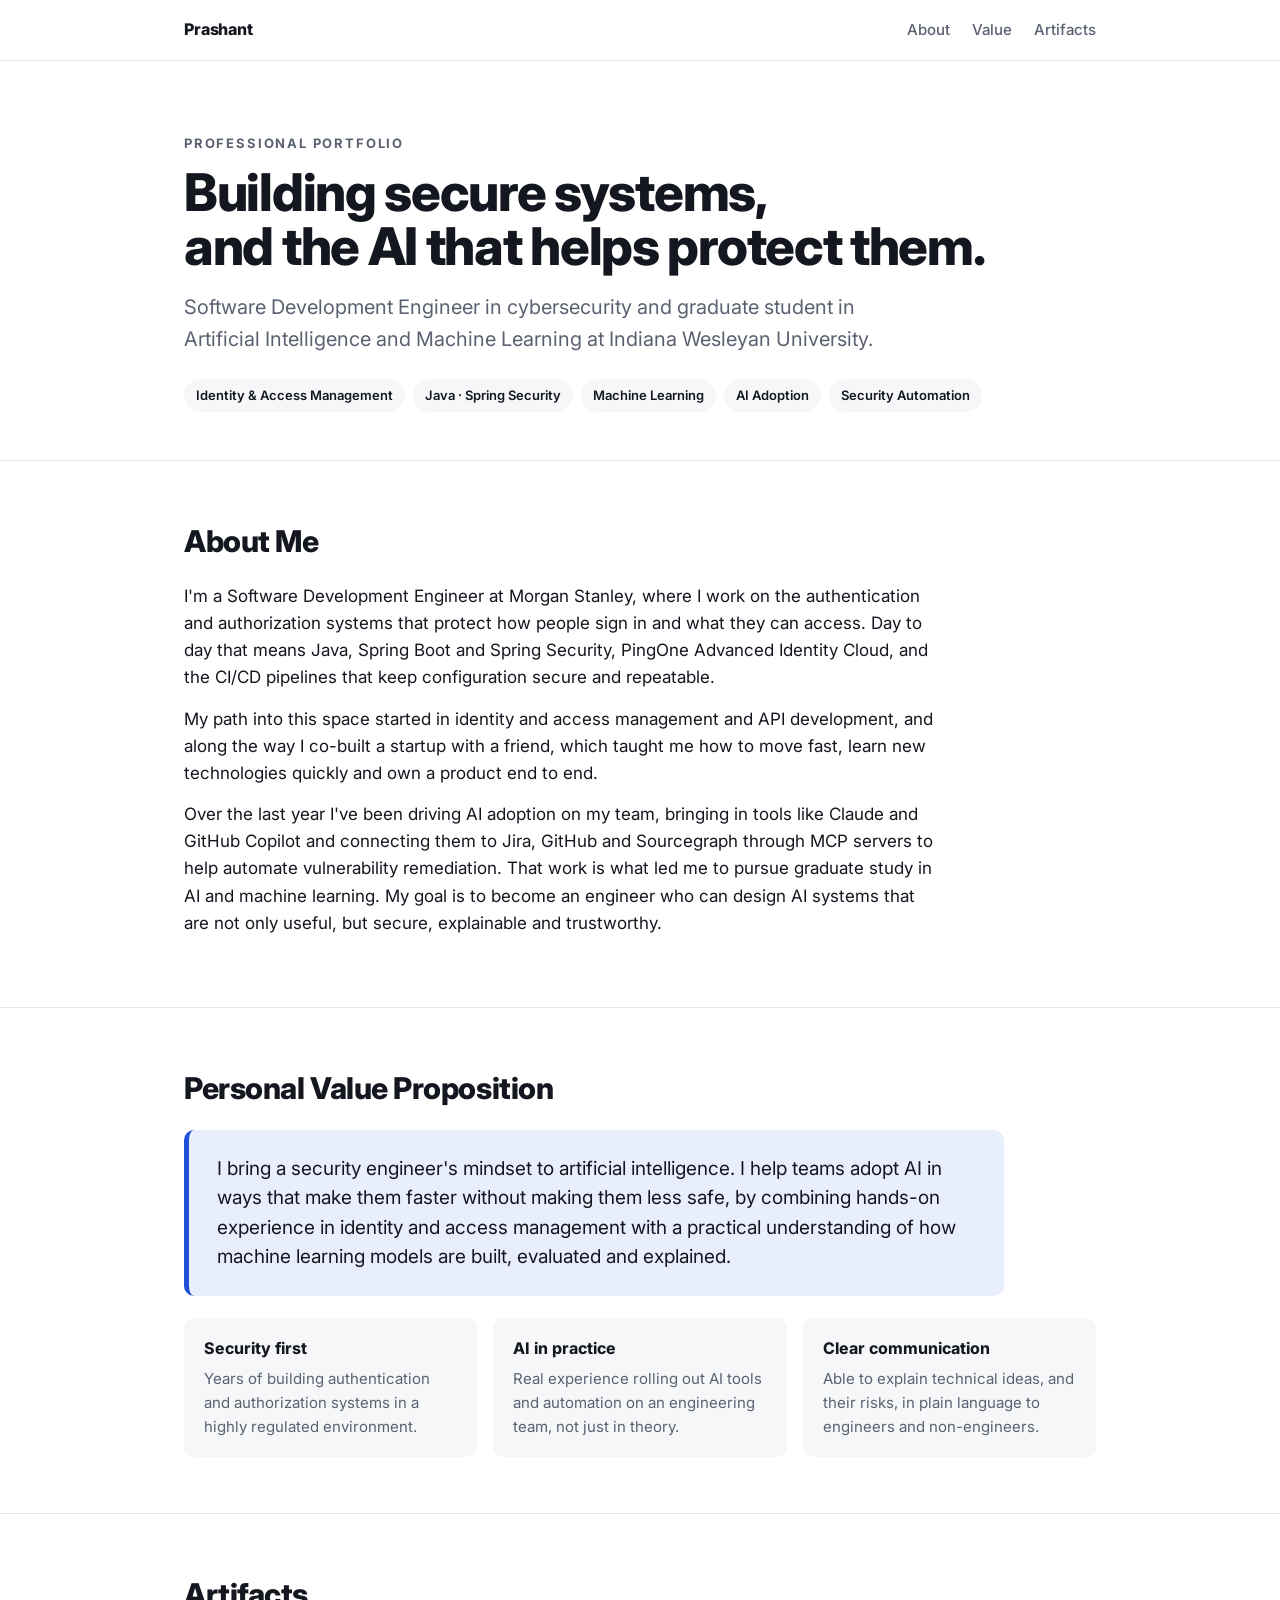
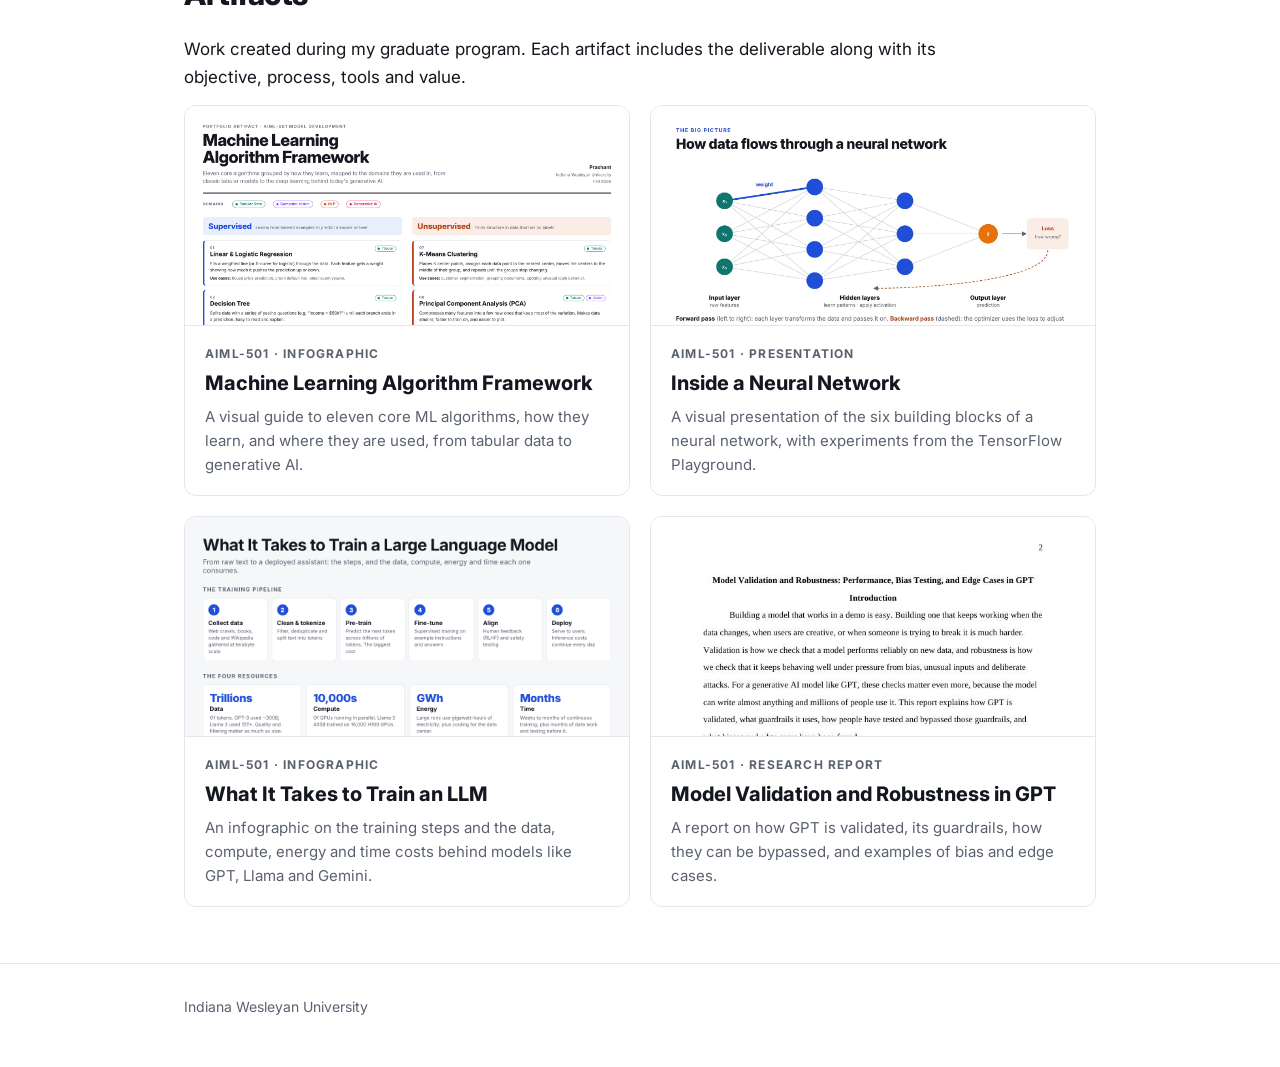
<file: index.html>
<!DOCTYPE html>
<html lang="en">
<head>
<meta charset="utf-8">
<meta name="viewport" content="width=device-width, initial-scale=1">
<title>Prashant | AI &amp; Security Engineering Portfolio</title>
<meta name="description" content="Professional portfolio of Prashant, software engineer in cybersecurity and graduate student in AI/ML at Indiana Wesleyan University.">
<link rel="preconnect" href="https://fonts.googleapis.com">
<link href="https://fonts.googleapis.com/css2?family=Inter:wght@400;500;600;700;800&display=swap" rel="stylesheet">
<link rel="stylesheet" href="assets/style.css">
</head>
<body>

<nav><div class="wrap">
  <a class="brand" href="index.html">Prashant</a>
  <ul><li><a href="#about">About</a></li><li><a href="#value">Value</a></li><li><a href="#artifacts">Artifacts</a></li></ul>
</div></nav>

<header class="hero"><div class="wrap">
  <div class="kicker">Professional Portfolio</div>
  <h1>Building secure systems,<br>and the AI that helps protect them.</h1>
  <p class="lead">Software Development Engineer in cybersecurity and graduate student in Artificial Intelligence and Machine Learning at Indiana Wesleyan University.</p>
  <div class="tags"><span>Identity &amp; Access Management</span><span>Java · Spring Security</span><span>Machine Learning</span><span>AI Adoption</span><span>Security Automation</span></div>
</div></header>

<section id="about"><div class="wrap">
  <h2>About Me</h2>
  <p>I'm a Software Development Engineer at Morgan Stanley, where I work on the authentication and authorization systems that protect how people sign in and what they can access. Day to day that means Java, Spring Boot and Spring Security, PingOne Advanced Identity Cloud, and the CI/CD pipelines that keep configuration secure and repeatable.</p>
  <p>My path into this space started in identity and access management and API development, and along the way I co-built a startup with a friend, which taught me how to move fast, learn new technologies quickly and own a product end to end.</p>
  <p>Over the last year I've been driving AI adoption on my team, bringing in tools like Claude and GitHub Copilot and connecting them to Jira, GitHub and Sourcegraph through MCP servers to help automate vulnerability remediation. That work is what led me to pursue graduate study in AI and machine learning. My goal is to become an engineer who can design AI systems that are not only useful, but secure, explainable and trustworthy.</p>
</div></section>

<section id="value"><div class="wrap">
  <h2>Personal Value Proposition</h2>
  <div class="vp">I bring a security engineer's mindset to artificial intelligence. I help teams adopt AI in ways that make them faster without making them less safe, by combining hands-on experience in identity and access management with a practical understanding of how machine learning models are built, evaluated and explained.</div>
  <div class="pillars">
    <div class="pillar"><h3>Security first</h3><p>Years of building authentication and authorization systems in a highly regulated environment.</p></div>
    <div class="pillar"><h3>AI in practice</h3><p>Real experience rolling out AI tools and automation on an engineering team, not just in theory.</p></div>
    <div class="pillar"><h3>Clear communication</h3><p>Able to explain technical ideas, and their risks, in plain language to engineers and non-engineers.</p></div>
  </div>
</div></section>

<section id="artifacts"><div class="wrap">
  <h2>Artifacts</h2>
  <p>Work created during my graduate program. Each artifact includes the deliverable along with its objective, process, tools and value.</p>
  <div class="cards">
    <a class="card" href="artifacts/ml-algorithm-framework.html">
      <img src="assets/ml-algorithm-framework.png" alt="Preview of the Machine Learning Algorithm Framework infographic">
      <div class="body">
        <div class="meta">AIML-501 · Infographic</div>
        <h3>Machine Learning Algorithm Framework</h3>
        <p>A visual guide to eleven core ML algorithms, how they learn, and where they are used, from tabular data to generative AI.</p>
      </div>
    </a>
    <a class="card" href="artifacts/neural-network-components.html">
      <img src="assets/nn-slides/slide-02.jpg" alt="Preview of the Inside a Neural Network presentation showing a network diagram">
      <div class="body">
        <div class="meta">AIML-501 · Presentation</div>
        <h3>Inside a Neural Network</h3>
        <p>A visual presentation of the six building blocks of a neural network, with experiments from the TensorFlow Playground.</p>
      </div>
    </a>
    <a class="card" href="artifacts/llm-training-costs.html">
      <img src="assets/llm-training-costs.png" alt="Preview of the LLM training costs infographic">
      <div class="body">
        <div class="meta">AIML-501 &middot; Infographic</div>
        <h3>What It Takes to Train an LLM</h3>
        <p>An infographic on the training steps and the data, compute, energy and time costs behind models like GPT, Llama and Gemini.</p>
      </div>
    </a>
    <a class="card" href="artifacts/model-validation-robustness.html">
      <img src="assets/validation-preview.jpg" alt="Preview of the Model Validation and Robustness report">
      <div class="body">
        <div class="meta">AIML-501 &middot; Research report</div>
        <h3>Model Validation and Robustness in GPT</h3>
        <p>A report on how GPT is validated, its guardrails, how they can be bypassed, and examples of bias and edge cases.</p>
      </div>
    </a>
  </div>
</div></section>

<footer><div class="wrap">Indiana Wesleyan University</div></footer>

</body>
</html>
</file>
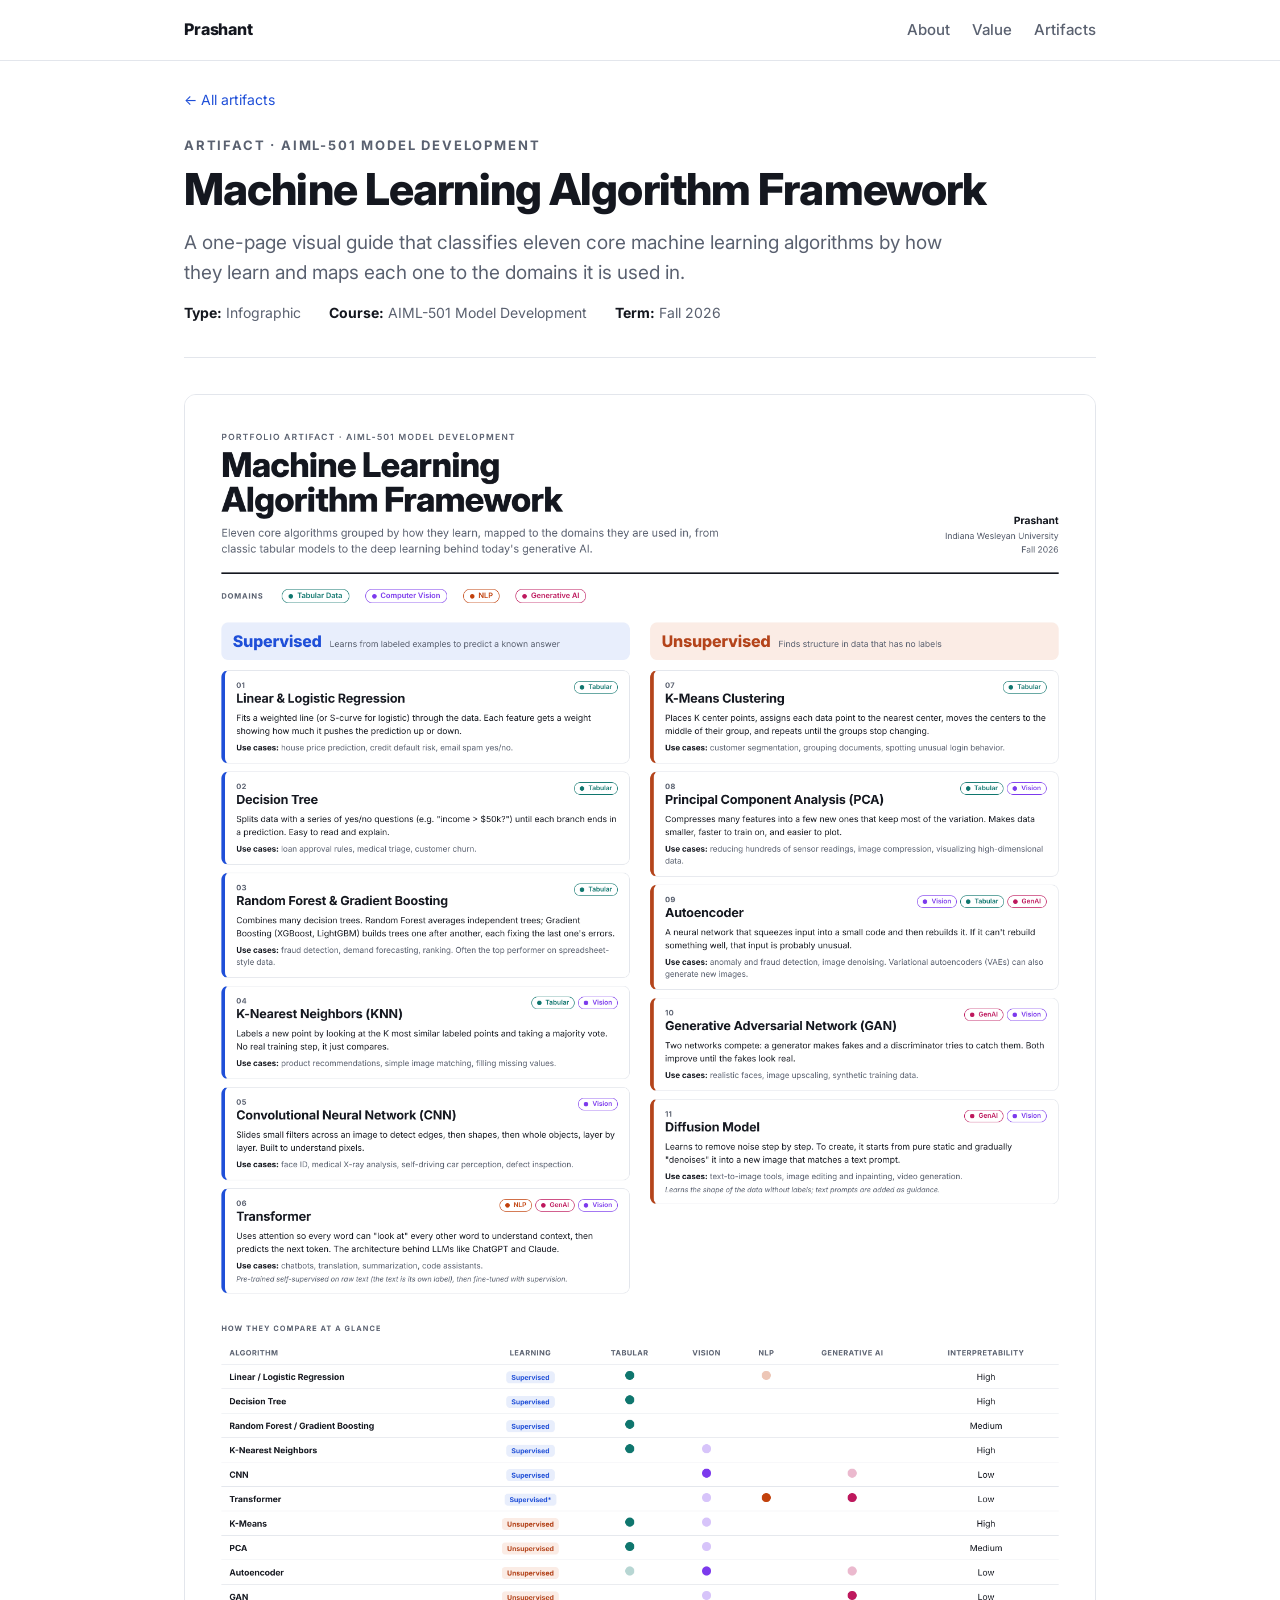
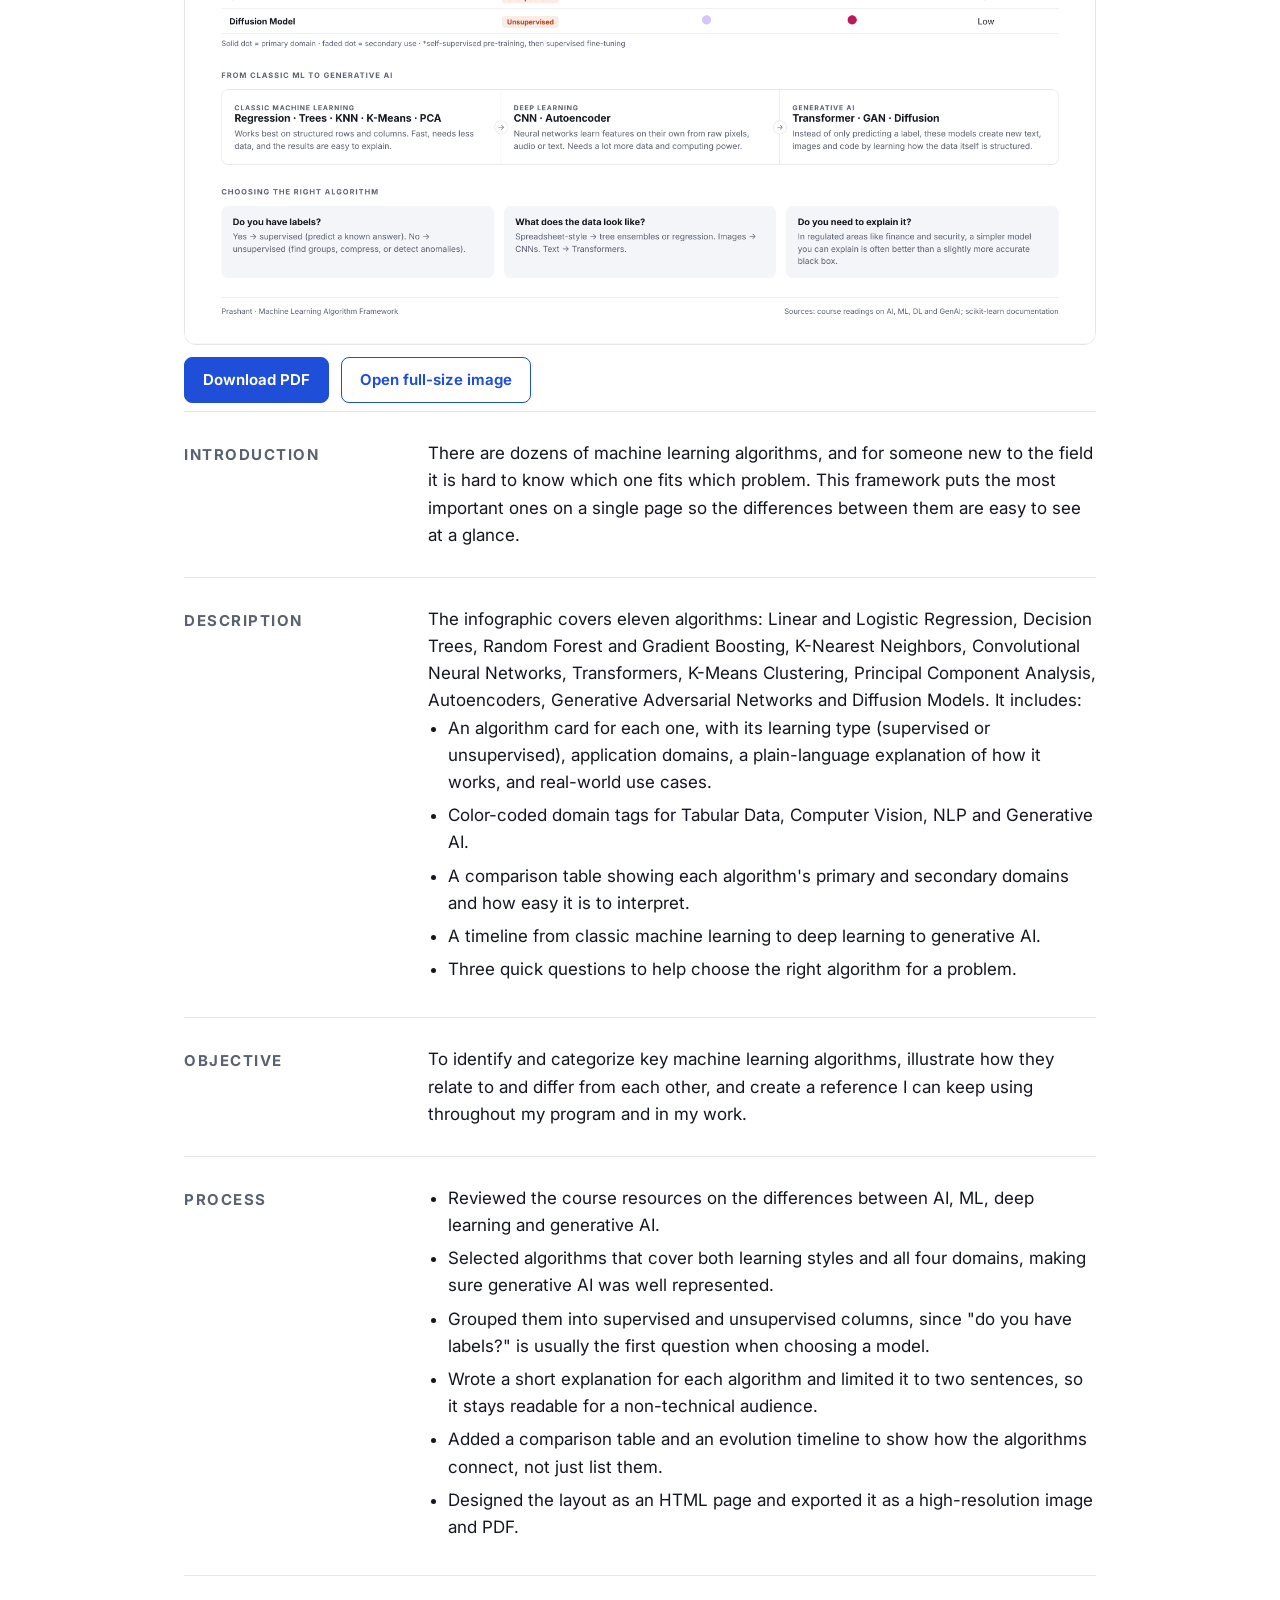
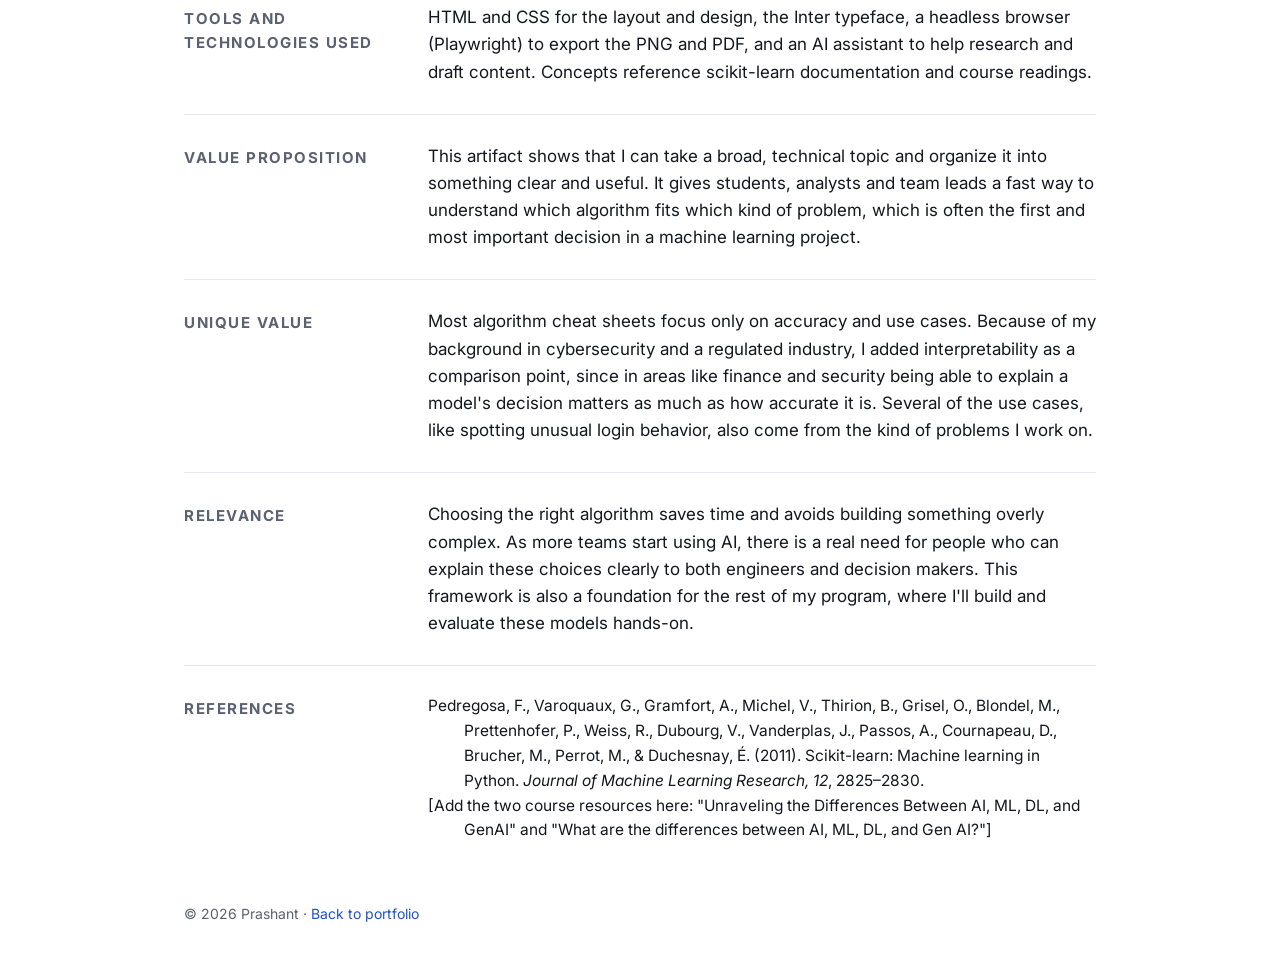
<file: ml-algorithm-framework.html>
<!DOCTYPE html>
<html lang="en">
<head>
<meta charset="utf-8">
<meta name="viewport" content="width=device-width, initial-scale=1">
<title>Machine Learning Algorithm Framework | Prashant</title>
<meta name="description" content="A visual framework of eleven machine learning algorithms, their learning type, application domains and real-world use cases.">
<link rel="preconnect" href="https://fonts.googleapis.com">
<link href="https://fonts.googleapis.com/css2?family=Inter:wght@400;500;600;700;800&display=swap" rel="stylesheet">
<link rel="stylesheet" href="../assets/style.css">
</head>
<body>

<nav><div class="wrap">
  <a class="brand" href="../index.html">Prashant</a>
  <ul><li><a href="../index.html#about">About</a></li><li><a href="../index.html#value">Value</a></li><li><a href="../index.html#artifacts">Artifacts</a></li></ul>
</div></nav>

<div class="wrap">
  <p class="crumb"><a href="../index.html#artifacts">← All artifacts</a></p>

  <div class="art-head">
    <div class="kicker">Artifact · AIML-501 Model Development</div>
    <h1>Machine Learning Algorithm Framework</h1>
    <p style="font-size:19px;color:var(--muted);max-width:760px">A one-page visual guide that classifies eleven core machine learning algorithms by how they learn and maps each one to the domains it is used in.</p>
    <div class="facts"><span><b>Type:</b> Infographic</span><span><b>Course:</b> AIML-501 Model Development</span><span><b>Term:</b> Fall 2026</span></div>
  </div>

  <div class="figure"><img src="../assets/ml-algorithm-framework.png" alt="Machine Learning Algorithm Framework infographic showing supervised and unsupervised algorithms, their domains, use cases and a comparison table"></div>
  <div class="actions">
    <a class="btn primary" href="../assets/ml-algorithm-framework.pdf" download>Download PDF</a>
    <a class="btn" href="../assets/ml-algorithm-framework.png" target="_blank" rel="noopener">Open full-size image</a>
  </div>

  <div class="field"><h2>Introduction</h2><div>
    <p>There are dozens of machine learning algorithms, and for someone new to the field it is hard to know which one fits which problem. This framework puts the most important ones on a single page so the differences between them are easy to see at a glance.</p>
  </div></div>

  <div class="field"><h2>Description</h2><div>
    <p>The infographic covers eleven algorithms: Linear and Logistic Regression, Decision Trees, Random Forest and Gradient Boosting, K-Nearest Neighbors, Convolutional Neural Networks, Transformers, K-Means Clustering, Principal Component Analysis, Autoencoders, Generative Adversarial Networks and Diffusion Models. It includes:</p>
    <ul>
      <li>An algorithm card for each one, with its learning type (supervised or unsupervised), application domains, a plain-language explanation of how it works, and real-world use cases.</li>
      <li>Color-coded domain tags for Tabular Data, Computer Vision, NLP and Generative AI.</li>
      <li>A comparison table showing each algorithm's primary and secondary domains and how easy it is to interpret.</li>
      <li>A timeline from classic machine learning to deep learning to generative AI.</li>
      <li>Three quick questions to help choose the right algorithm for a problem.</li>
    </ul>
  </div></div>

  <div class="field"><h2>Objective</h2><div>
    <p>To identify and categorize key machine learning algorithms, illustrate how they relate to and differ from each other, and create a reference I can keep using throughout my program and in my work.</p>
  </div></div>

  <div class="field"><h2>Process</h2><div>
    <ul>
      <li>Reviewed the course resources on the differences between AI, ML, deep learning and generative AI.</li>
      <li>Selected algorithms that cover both learning styles and all four domains, making sure generative AI was well represented.</li>
      <li>Grouped them into supervised and unsupervised columns, since "do you have labels?" is usually the first question when choosing a model.</li>
      <li>Wrote a short explanation for each algorithm and limited it to two sentences, so it stays readable for a non-technical audience.</li>
      <li>Added a comparison table and an evolution timeline to show how the algorithms connect, not just list them.</li>
      <li>Designed the layout as an HTML page and exported it as a high-resolution image and PDF.</li>
    </ul>
  </div></div>

  <div class="field"><h2>Tools and Technologies Used</h2><div>
    <p>HTML and CSS for the layout and design, the Inter typeface, a headless browser (Playwright) to export the PNG and PDF, and an AI assistant to help research and draft content. Concepts reference scikit-learn documentation and course readings.</p>
  </div></div>

  <div class="field"><h2>Value Proposition</h2><div>
    <p>This artifact shows that I can take a broad, technical topic and organize it into something clear and useful. It gives students, analysts and team leads a fast way to understand which algorithm fits which kind of problem, which is often the first and most important decision in a machine learning project.</p>
  </div></div>

  <div class="field"><h2>Unique Value</h2><div>
    <p>Most algorithm cheat sheets focus only on accuracy and use cases. Because of my background in cybersecurity and a regulated industry, I added interpretability as a comparison point, since in areas like finance and security being able to explain a model's decision matters as much as how accurate it is. Several of the use cases, like spotting unusual login behavior, also come from the kind of problems I work on.</p>
  </div></div>

  <div class="field"><h2>Relevance</h2><div>
    <p>Choosing the right algorithm saves time and avoids building something overly complex. As more teams start using AI, there is a real need for people who can explain these choices clearly to both engineers and decision makers. This framework is also a foundation for the rest of my program, where I'll build and evaluate these models hands-on.</p>
  </div></div>

  <div class="field refs"><h2>References</h2><div>
    <p>Pedregosa, F., Varoquaux, G., Gramfort, A., Michel, V., Thirion, B., Grisel, O., Blondel, M., Prettenhofer, P., Weiss, R., Dubourg, V., Vanderplas, J., Passos, A., Cournapeau, D., Brucher, M., Perrot, M., &amp; Duchesnay, É. (2011). Scikit-learn: Machine learning in Python. <i>Journal of Machine Learning Research, 12</i>, 2825–2830.</p>
    <p>[Add the two course resources here: "Unraveling the Differences Between AI, ML, DL, and GenAI" and "What are the differences between AI, ML, DL, and Gen AI?"]</p>
  </div></div>
</div>

<footer><div class="wrap">© 2026 Prashant · <a href="../index.html">Back to portfolio</a></div></footer>
</body>
</html>
</file>
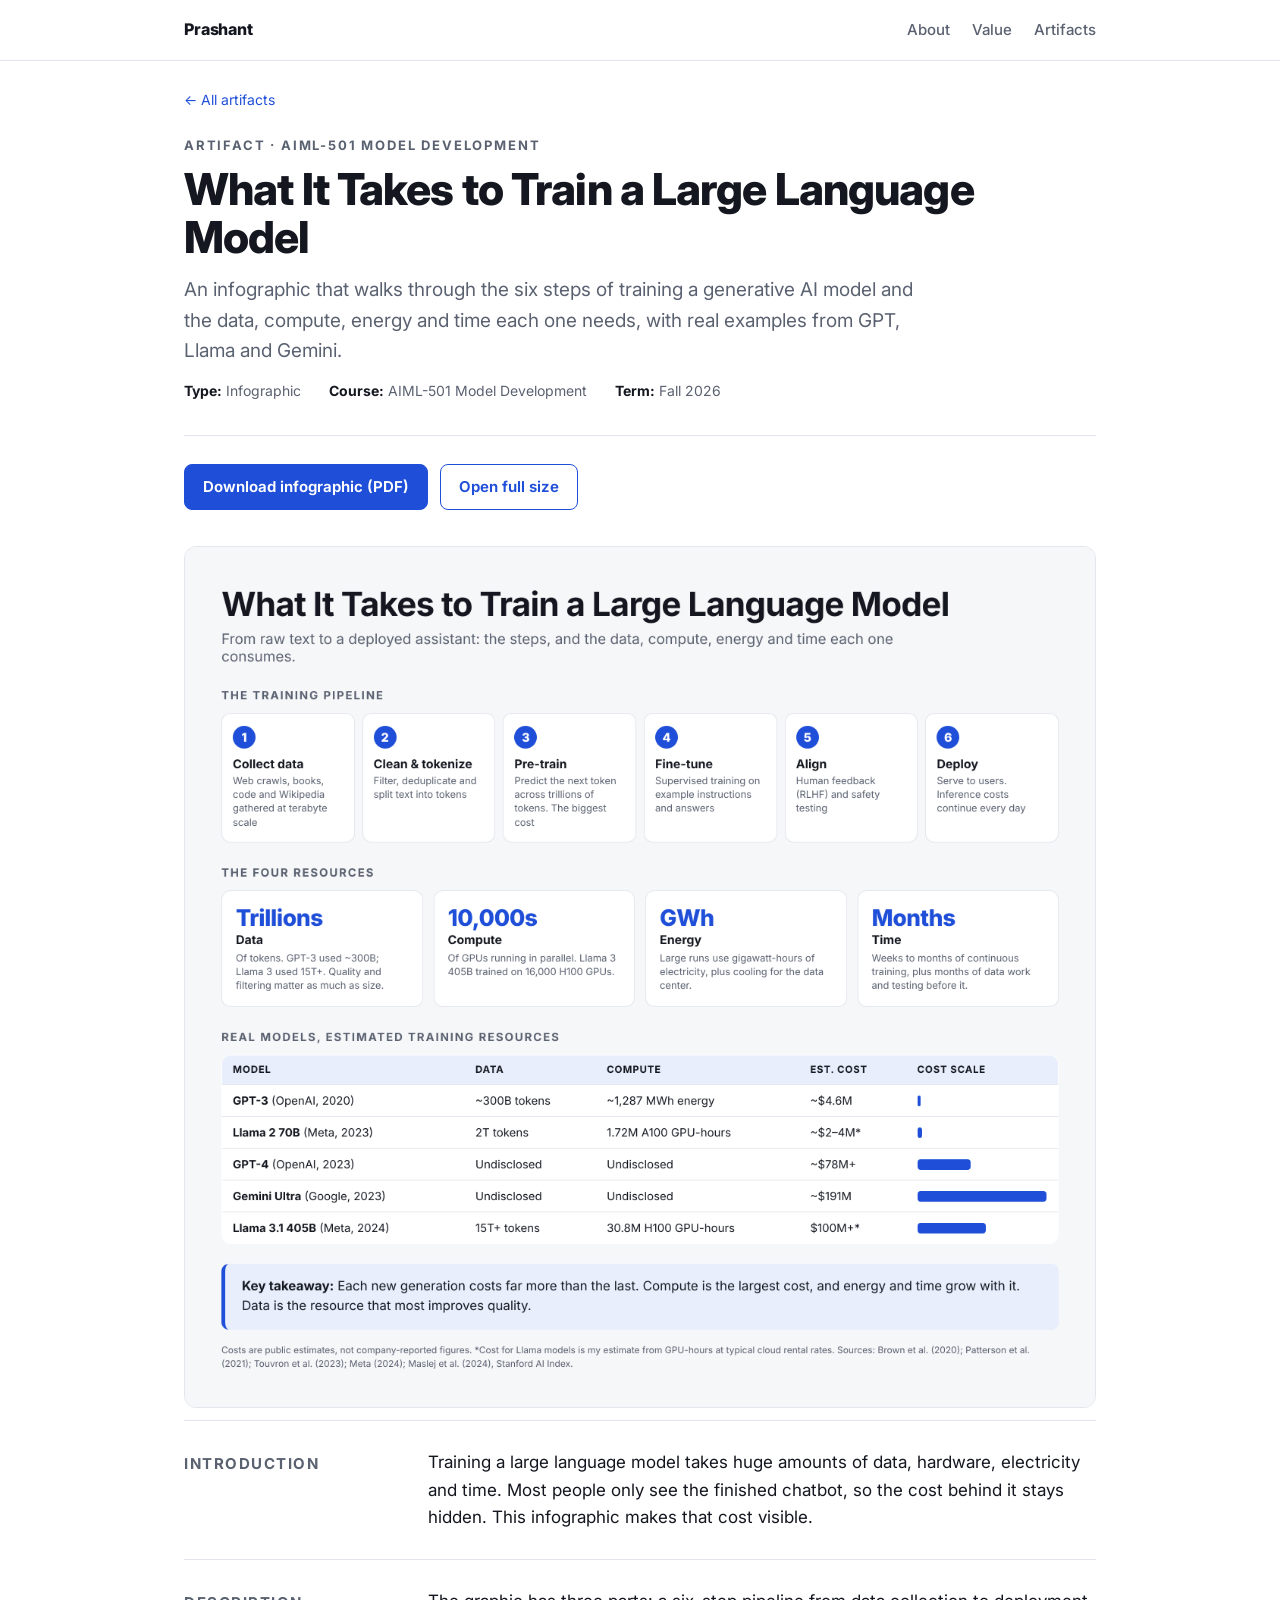
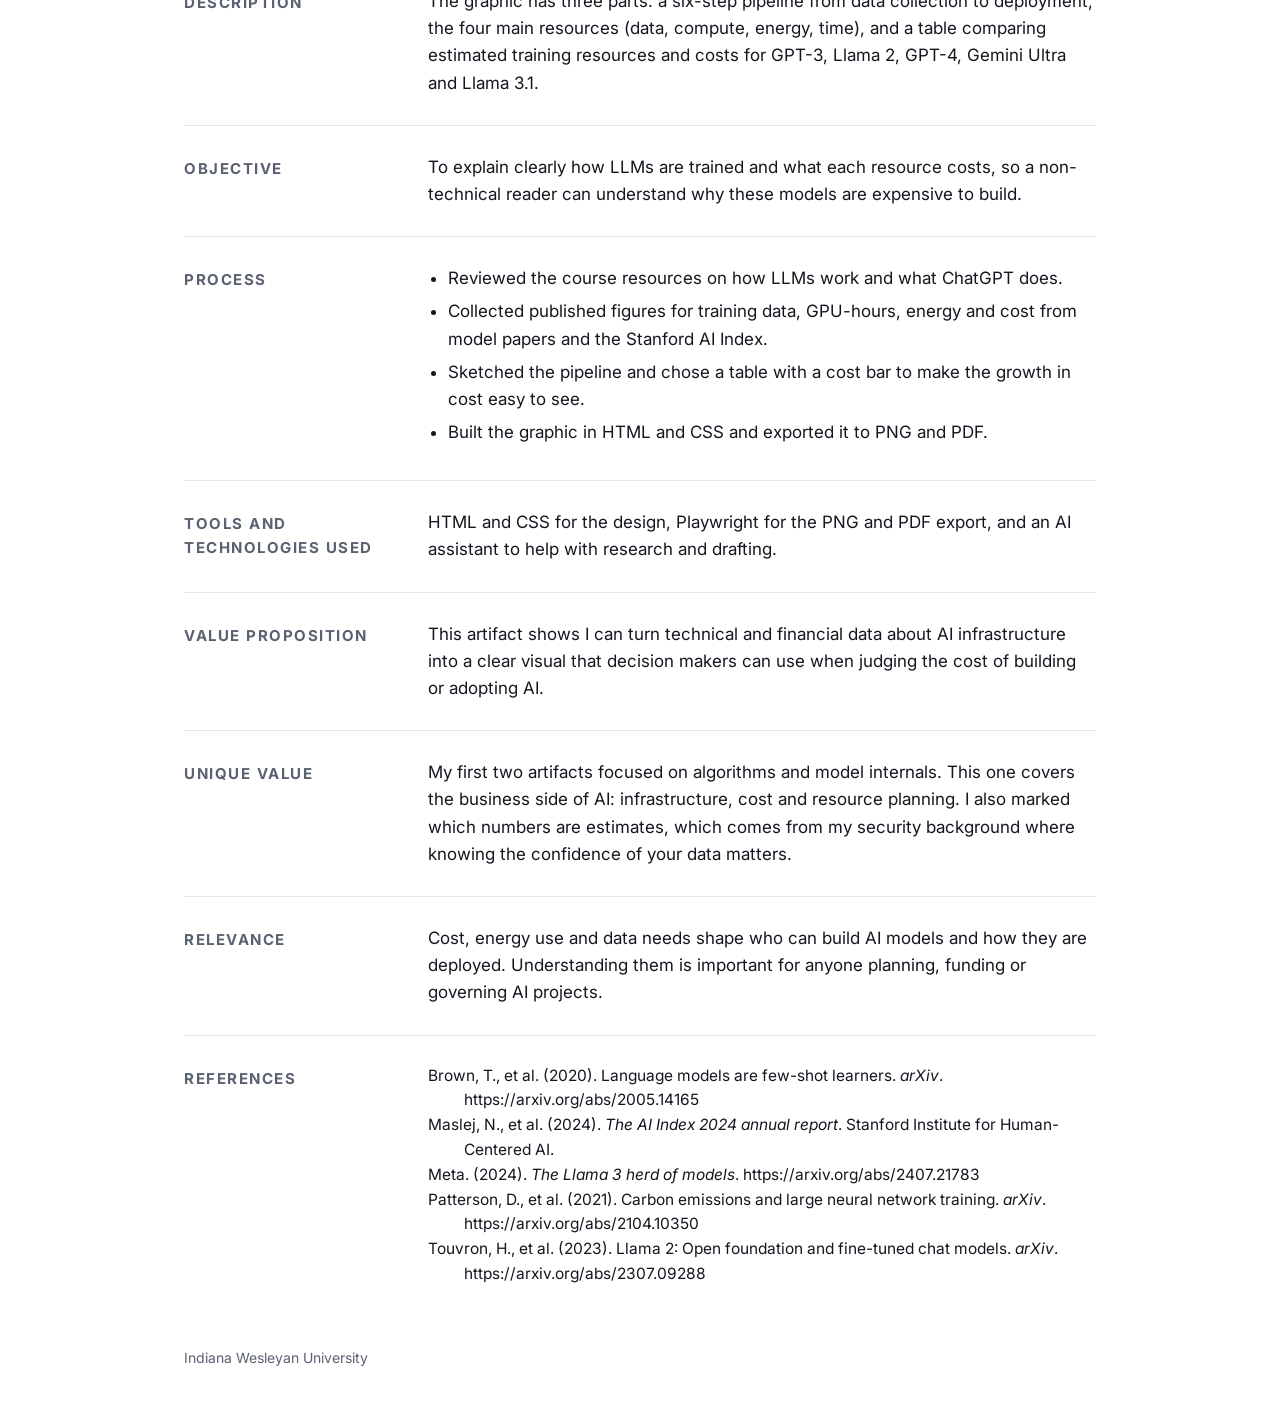
<file: artifacts/llm-training-costs.html>
<!DOCTYPE html>
<html lang="en">
<head>
<meta charset="utf-8">
<meta name="viewport" content="width=device-width, initial-scale=1">
<title>LLM Training Costs | Prashant</title>
<meta name="description" content="An infographic showing the steps and resource costs of training large language models.">
<link rel="preconnect" href="https://fonts.googleapis.com">
<link href="https://fonts.googleapis.com/css2?family=Inter:wght@400;500;600;700;800&display=swap" rel="stylesheet">
<link rel="stylesheet" href="../assets/style.css">
</head>
<body>
<nav><div class="wrap">
  <a class="brand" href="../index.html">Prashant</a>
  <ul><li><a href="../index.html#about">About</a></li><li><a href="../index.html#value">Value</a></li><li><a href="../index.html#artifacts">Artifacts</a></li></ul>
</div></nav>
<div class="wrap">
  <p class="crumb"><a href="../index.html#artifacts">&larr; All artifacts</a></p>
  <div class="art-head">
    <div class="kicker">Artifact &middot; AIML-501 Model Development</div>
    <h1>What It Takes to Train a Large Language Model</h1>
    <p style="font-size:19px;color:var(--muted);max-width:760px">An infographic that walks through the six steps of training a generative AI model and the data, compute, energy and time each one needs, with real examples from GPT, Llama and Gemini.</p>
    <div class="facts"><span><b>Type:</b> Infographic</span><span><b>Course:</b> AIML-501 Model Development</span><span><b>Term:</b> Fall 2026</span></div>
  </div>
  <div class="actions" style="margin-top:28px">
    <a class="btn primary" href="../assets/llm-training-costs.pdf" download>Download infographic (PDF)</a>
    <a class="btn" href="../assets/llm-training-costs.png" target="_blank" rel="noopener">Open full size</a>
  </div>
  <div class="figure"><img src="../assets/llm-training-costs.png" alt="Infographic: the six-step LLM training pipeline, four key resources, and a table of estimated training costs for GPT-3, Llama 2, GPT-4, Gemini Ultra and Llama 3.1"></div>
  <div class="field"><h2>Introduction</h2><div>
    <p>Training a large language model takes huge amounts of data, hardware, electricity and time. Most people only see the finished chatbot, so the cost behind it stays hidden. This infographic makes that cost visible.</p>
  </div></div>
  <div class="field"><h2>Description</h2><div>
    <p>The graphic has three parts: a six-step pipeline from data collection to deployment, the four main resources (data, compute, energy, time), and a table comparing estimated training resources and costs for GPT-3, Llama 2, GPT-4, Gemini Ultra and Llama 3.1.</p>
  </div></div>
  <div class="field"><h2>Objective</h2><div>
    <p>To explain clearly how LLMs are trained and what each resource costs, so a non-technical reader can understand why these models are expensive to build.</p>
  </div></div>
  <div class="field"><h2>Process</h2><div>
    <ul><li>Reviewed the course resources on how LLMs work and what ChatGPT does.</li><li>Collected published figures for training data, GPU-hours, energy and cost from model papers and the Stanford AI Index.</li><li>Sketched the pipeline and chose a table with a cost bar to make the growth in cost easy to see.</li><li>Built the graphic in HTML and CSS and exported it to PNG and PDF.</li></ul>
  </div></div>
  <div class="field"><h2>Tools and Technologies Used</h2><div>
    <p>HTML and CSS for the design, Playwright for the PNG and PDF export, and an AI assistant to help with research and drafting.</p>
  </div></div>
  <div class="field"><h2>Value Proposition</h2><div>
    <p>This artifact shows I can turn technical and financial data about AI infrastructure into a clear visual that decision makers can use when judging the cost of building or adopting AI.</p>
  </div></div>
  <div class="field"><h2>Unique Value</h2><div>
    <p>My first two artifacts focused on algorithms and model internals. This one covers the business side of AI: infrastructure, cost and resource planning. I also marked which numbers are estimates, which comes from my security background where knowing the confidence of your data matters.</p>
  </div></div>
  <div class="field"><h2>Relevance</h2><div>
    <p>Cost, energy use and data needs shape who can build AI models and how they are deployed. Understanding them is important for anyone planning, funding or governing AI projects.</p>
  </div></div>
  <div class="field refs"><h2>References</h2><div>
    <p>Brown, T., et al. (2020). Language models are few-shot learners. <i>arXiv</i>. https://arxiv.org/abs/2005.14165</p>
    <p>Maslej, N., et al. (2024). <i>The AI Index 2024 annual report</i>. Stanford Institute for Human-Centered AI.</p>
    <p>Meta. (2024). <i>The Llama 3 herd of models</i>. https://arxiv.org/abs/2407.21783</p>
    <p>Patterson, D., et al. (2021). Carbon emissions and large neural network training. <i>arXiv</i>. https://arxiv.org/abs/2104.10350</p>
    <p>Touvron, H., et al. (2023). Llama 2: Open foundation and fine-tuned chat models. <i>arXiv</i>. https://arxiv.org/abs/2307.09288</p>
  </div></div>
</div>
<footer><div class="wrap">Indiana Wesleyan University</div></footer>
</body>
</html>
</file>
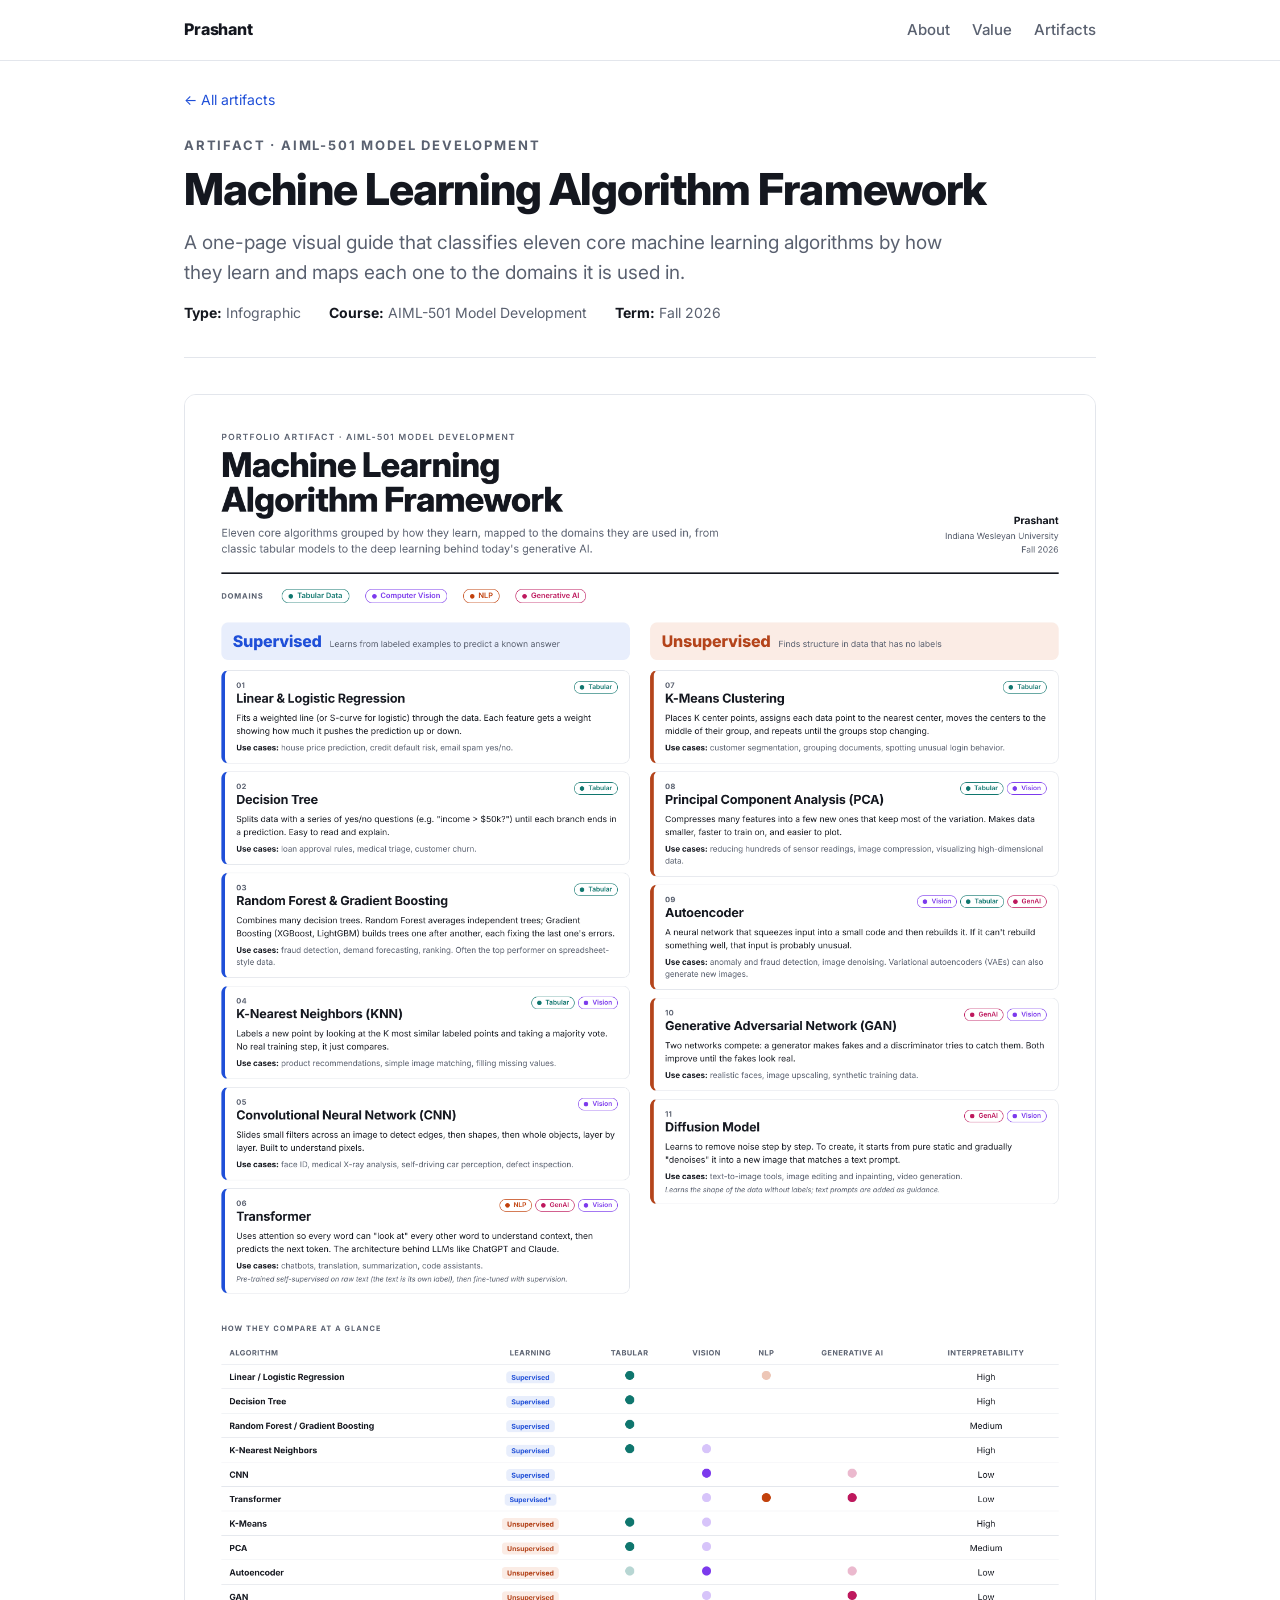
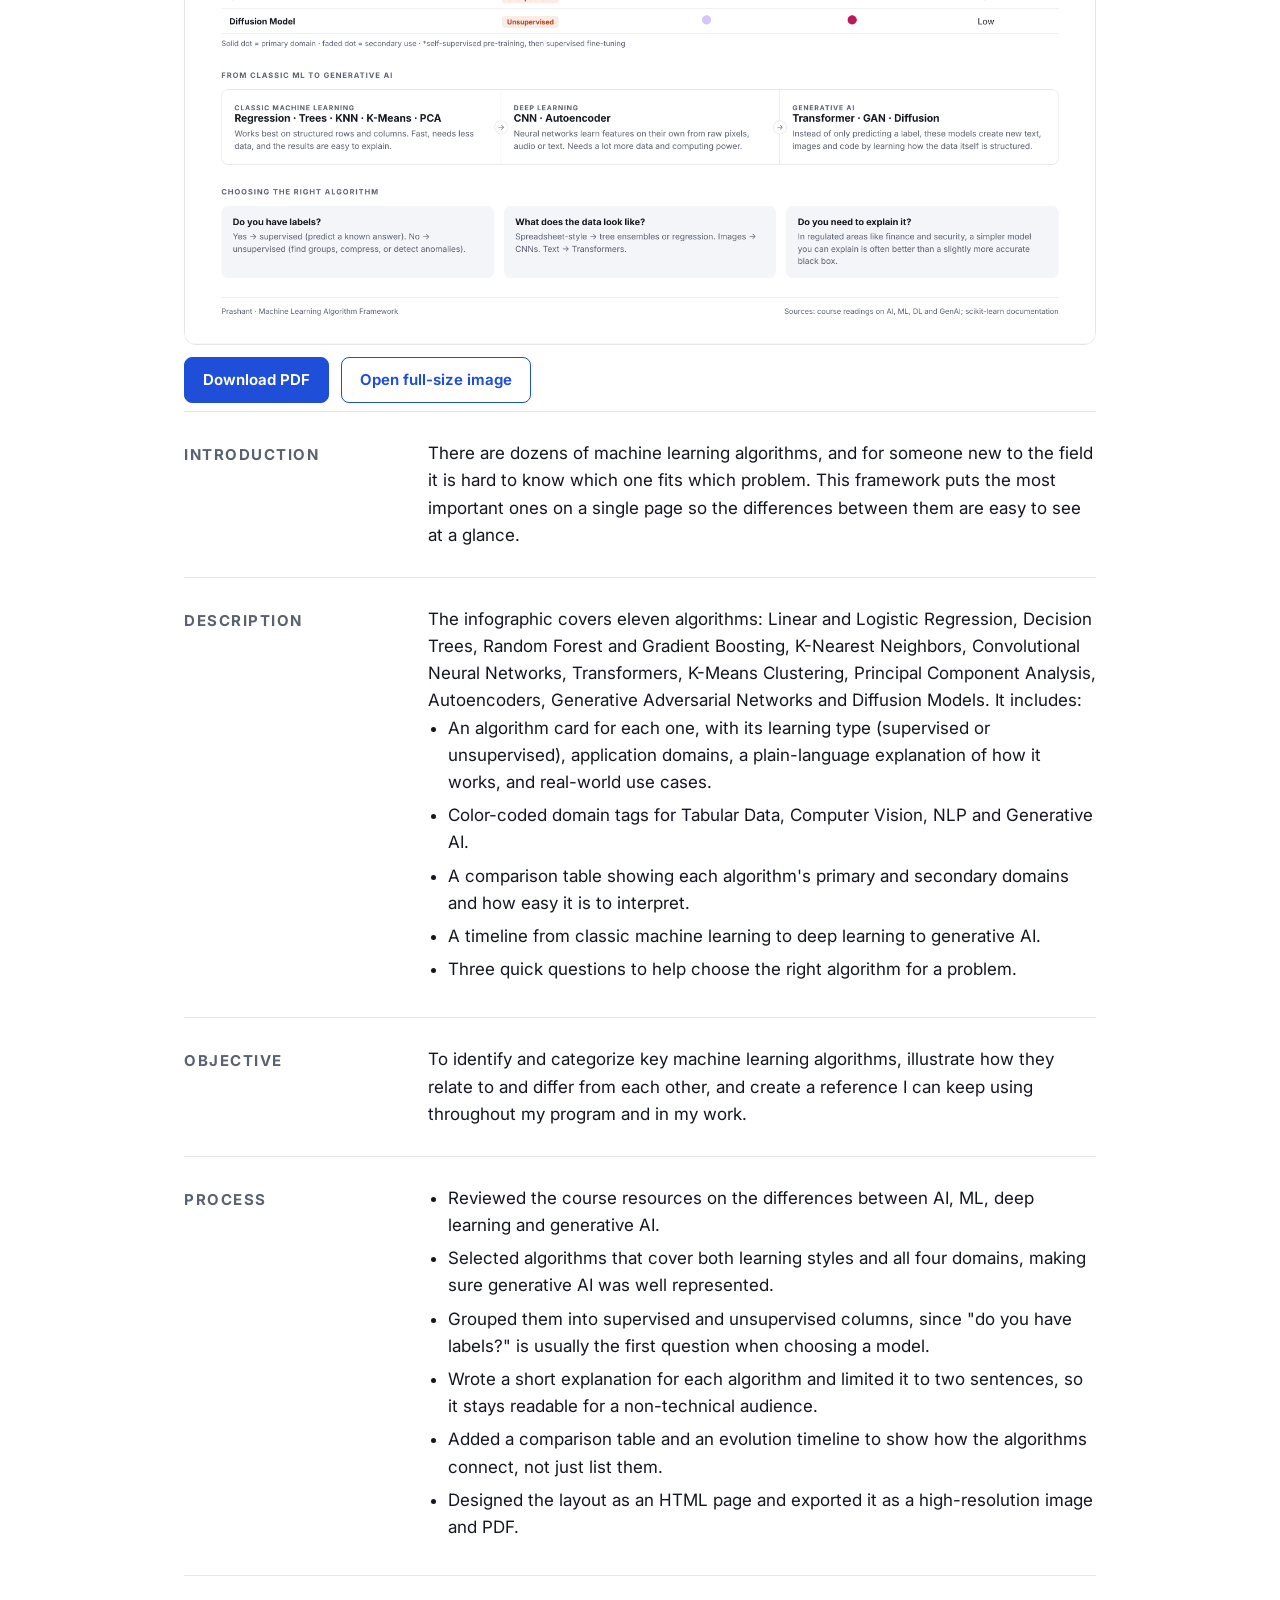
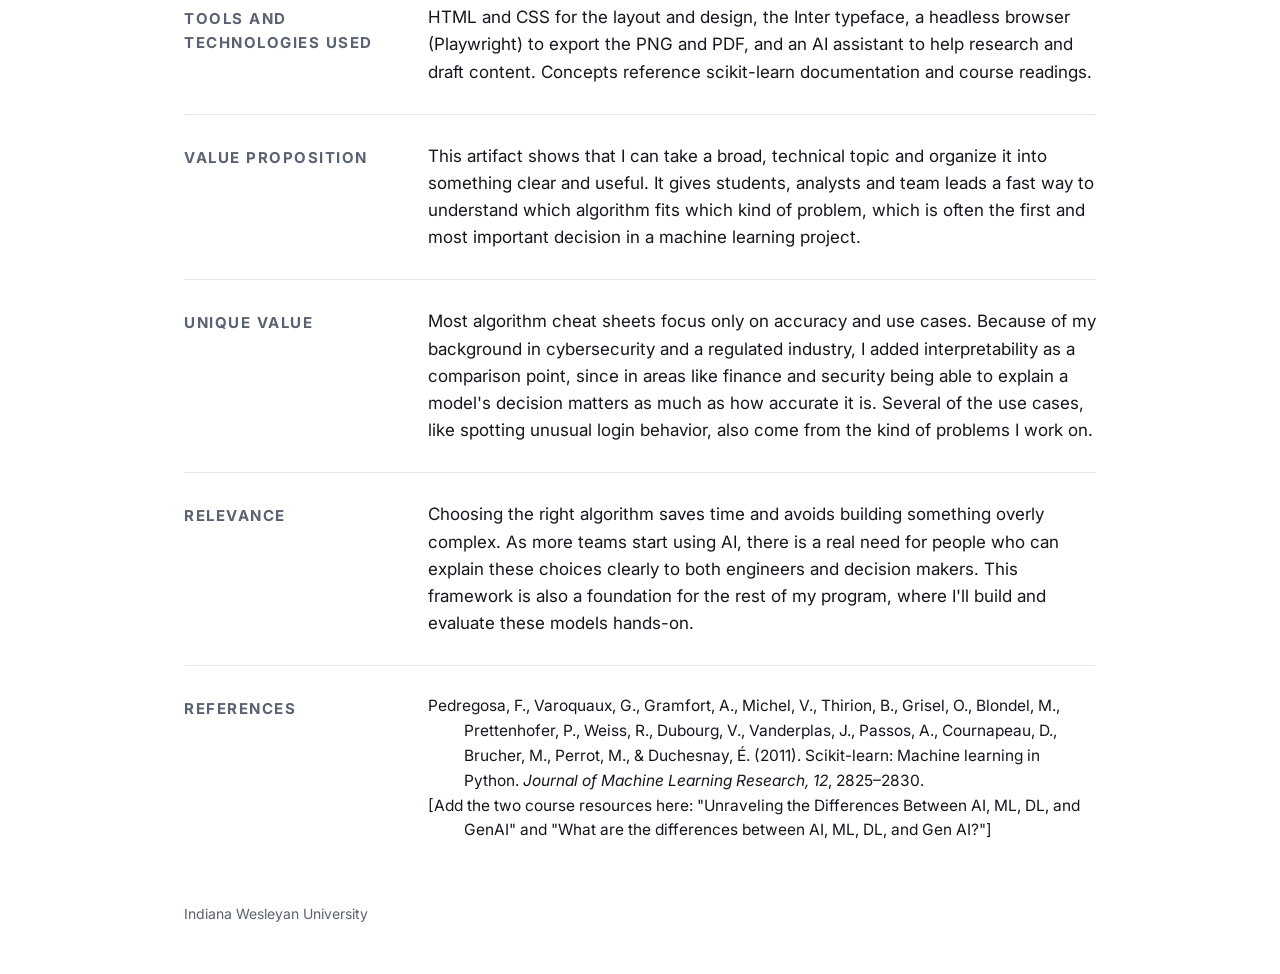
<file: artifacts/ml-algorithm-framework.html>
<!DOCTYPE html>
<html lang="en">
<head>
<meta charset="utf-8">
<meta name="viewport" content="width=device-width, initial-scale=1">
<title>Machine Learning Algorithm Framework | Prashant</title>
<meta name="description" content="A visual framework of eleven machine learning algorithms, their learning type, application domains and real-world use cases.">
<link rel="preconnect" href="https://fonts.googleapis.com">
<link href="https://fonts.googleapis.com/css2?family=Inter:wght@400;500;600;700;800&display=swap" rel="stylesheet">
<link rel="stylesheet" href="../assets/style.css">
</head>
<body>

<nav><div class="wrap">
  <a class="brand" href="../index.html">Prashant</a>
  <ul><li><a href="../index.html#about">About</a></li><li><a href="../index.html#value">Value</a></li><li><a href="../index.html#artifacts">Artifacts</a></li></ul>
</div></nav>

<div class="wrap">
  <p class="crumb"><a href="../index.html#artifacts">← All artifacts</a></p>

  <div class="art-head">
    <div class="kicker">Artifact · AIML-501 Model Development</div>
    <h1>Machine Learning Algorithm Framework</h1>
    <p style="font-size:19px;color:var(--muted);max-width:760px">A one-page visual guide that classifies eleven core machine learning algorithms by how they learn and maps each one to the domains it is used in.</p>
    <div class="facts"><span><b>Type:</b> Infographic</span><span><b>Course:</b> AIML-501 Model Development</span><span><b>Term:</b> Fall 2026</span></div>
  </div>

  <div class="figure"><img src="../assets/ml-algorithm-framework.png" alt="Machine Learning Algorithm Framework infographic showing supervised and unsupervised algorithms, their domains, use cases and a comparison table"></div>
  <div class="actions">
    <a class="btn primary" href="../assets/ml-algorithm-framework.pdf" download>Download PDF</a>
    <a class="btn" href="../assets/ml-algorithm-framework.png" target="_blank" rel="noopener">Open full-size image</a>
  </div>

  <div class="field"><h2>Introduction</h2><div>
    <p>There are dozens of machine learning algorithms, and for someone new to the field it is hard to know which one fits which problem. This framework puts the most important ones on a single page so the differences between them are easy to see at a glance.</p>
  </div></div>

  <div class="field"><h2>Description</h2><div>
    <p>The infographic covers eleven algorithms: Linear and Logistic Regression, Decision Trees, Random Forest and Gradient Boosting, K-Nearest Neighbors, Convolutional Neural Networks, Transformers, K-Means Clustering, Principal Component Analysis, Autoencoders, Generative Adversarial Networks and Diffusion Models. It includes:</p>
    <ul>
      <li>An algorithm card for each one, with its learning type (supervised or unsupervised), application domains, a plain-language explanation of how it works, and real-world use cases.</li>
      <li>Color-coded domain tags for Tabular Data, Computer Vision, NLP and Generative AI.</li>
      <li>A comparison table showing each algorithm's primary and secondary domains and how easy it is to interpret.</li>
      <li>A timeline from classic machine learning to deep learning to generative AI.</li>
      <li>Three quick questions to help choose the right algorithm for a problem.</li>
    </ul>
  </div></div>

  <div class="field"><h2>Objective</h2><div>
    <p>To identify and categorize key machine learning algorithms, illustrate how they relate to and differ from each other, and create a reference I can keep using throughout my program and in my work.</p>
  </div></div>

  <div class="field"><h2>Process</h2><div>
    <ul>
      <li>Reviewed the course resources on the differences between AI, ML, deep learning and generative AI.</li>
      <li>Selected algorithms that cover both learning styles and all four domains, making sure generative AI was well represented.</li>
      <li>Grouped them into supervised and unsupervised columns, since "do you have labels?" is usually the first question when choosing a model.</li>
      <li>Wrote a short explanation for each algorithm and limited it to two sentences, so it stays readable for a non-technical audience.</li>
      <li>Added a comparison table and an evolution timeline to show how the algorithms connect, not just list them.</li>
      <li>Designed the layout as an HTML page and exported it as a high-resolution image and PDF.</li>
    </ul>
  </div></div>

  <div class="field"><h2>Tools and Technologies Used</h2><div>
    <p>HTML and CSS for the layout and design, the Inter typeface, a headless browser (Playwright) to export the PNG and PDF, and an AI assistant to help research and draft content. Concepts reference scikit-learn documentation and course readings.</p>
  </div></div>

  <div class="field"><h2>Value Proposition</h2><div>
    <p>This artifact shows that I can take a broad, technical topic and organize it into something clear and useful. It gives students, analysts and team leads a fast way to understand which algorithm fits which kind of problem, which is often the first and most important decision in a machine learning project.</p>
  </div></div>

  <div class="field"><h2>Unique Value</h2><div>
    <p>Most algorithm cheat sheets focus only on accuracy and use cases. Because of my background in cybersecurity and a regulated industry, I added interpretability as a comparison point, since in areas like finance and security being able to explain a model's decision matters as much as how accurate it is. Several of the use cases, like spotting unusual login behavior, also come from the kind of problems I work on.</p>
  </div></div>

  <div class="field"><h2>Relevance</h2><div>
    <p>Choosing the right algorithm saves time and avoids building something overly complex. As more teams start using AI, there is a real need for people who can explain these choices clearly to both engineers and decision makers. This framework is also a foundation for the rest of my program, where I'll build and evaluate these models hands-on.</p>
  </div></div>

  <div class="field refs"><h2>References</h2><div>
    <p>Pedregosa, F., Varoquaux, G., Gramfort, A., Michel, V., Thirion, B., Grisel, O., Blondel, M., Prettenhofer, P., Weiss, R., Dubourg, V., Vanderplas, J., Passos, A., Cournapeau, D., Brucher, M., Perrot, M., &amp; Duchesnay, É. (2011). Scikit-learn: Machine learning in Python. <i>Journal of Machine Learning Research, 12</i>, 2825–2830.</p>
    <p>[Add the two course resources here: "Unraveling the Differences Between AI, ML, DL, and GenAI" and "What are the differences between AI, ML, DL, and Gen AI?"]</p>
  </div></div>
</div>

<footer><div class="wrap">Indiana Wesleyan University</div></footer>
</body>
</html>
</file>
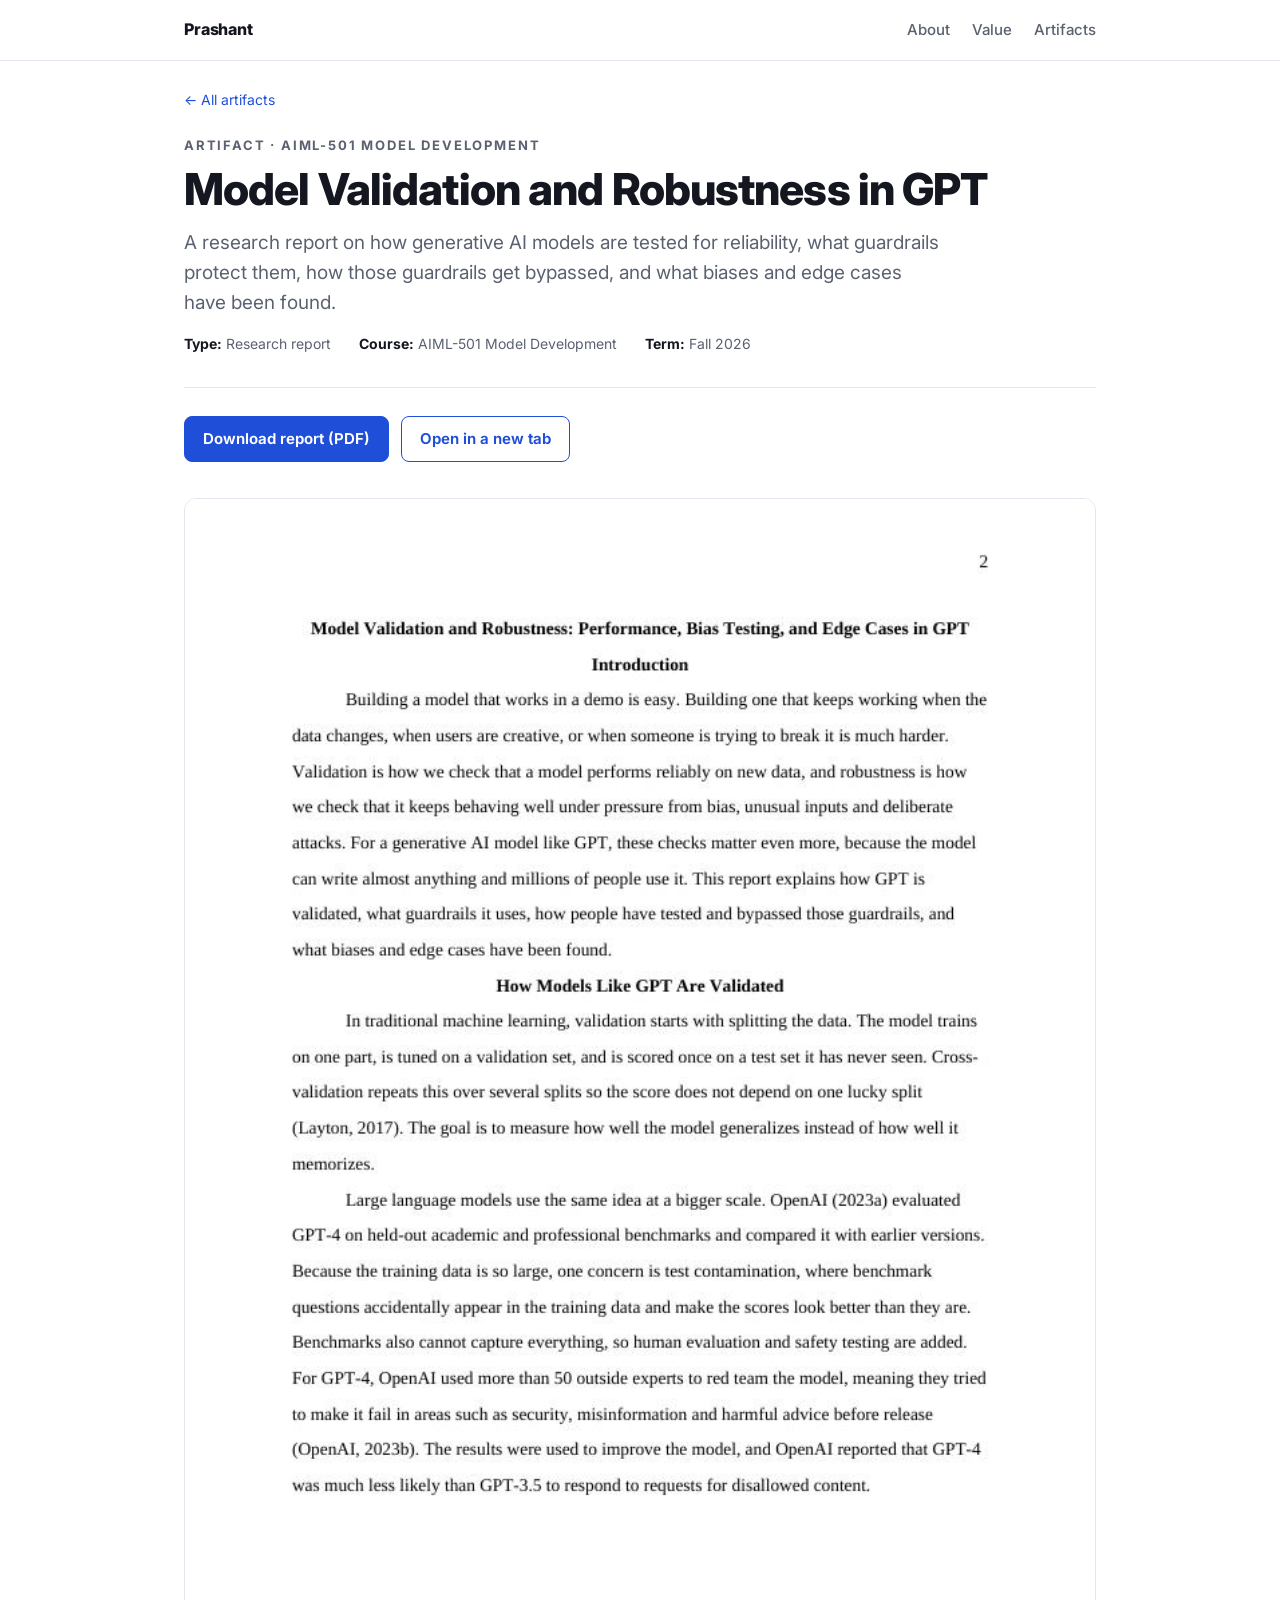
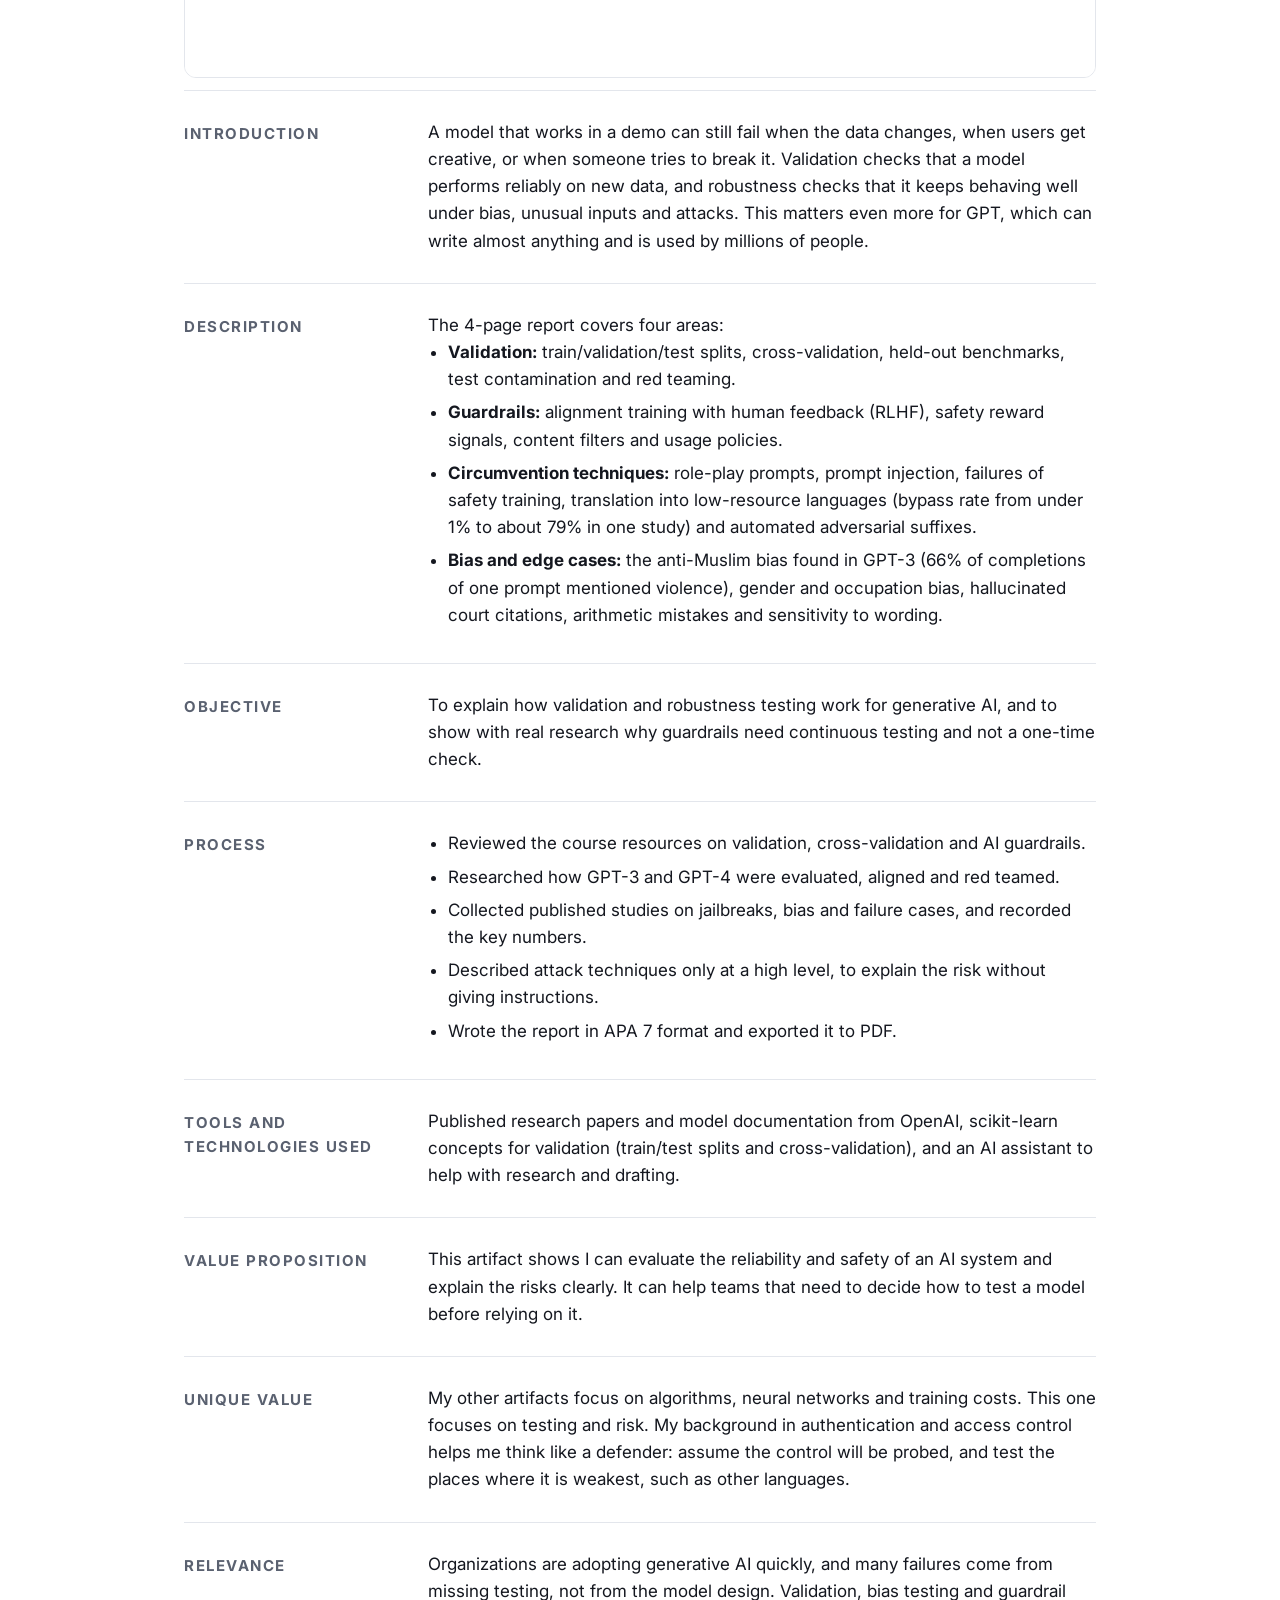
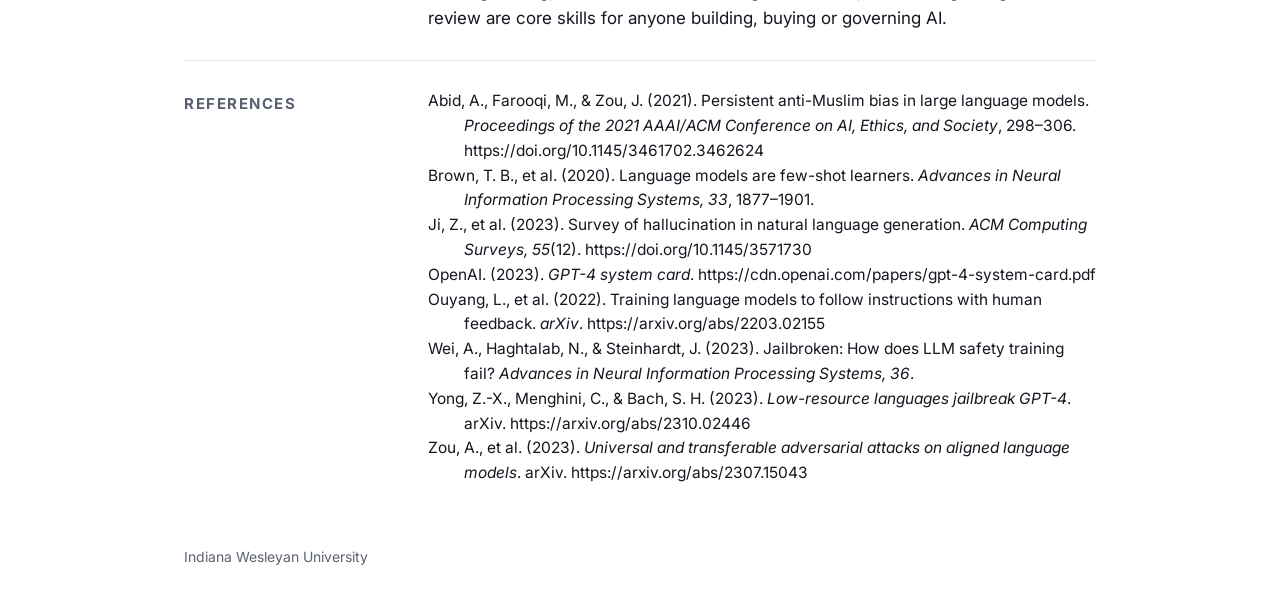
<file: artifacts/model-validation-robustness.html>
<!DOCTYPE html>
<html lang="en">
<head>
<meta charset="utf-8">
<meta name="viewport" content="width=device-width, initial-scale=1">
<title>Model Validation and Robustness | Prashant</title>
<meta name="description" content="A research report on how GPT is validated, its guardrails, how they can be bypassed, and examples of bias and edge cases.">
<link rel="preconnect" href="https://fonts.googleapis.com">
<link href="https://fonts.googleapis.com/css2?family=Inter:wght@400;500;600;700;800&display=swap" rel="stylesheet">
<link rel="stylesheet" href="../assets/style.css">
</head>
<body>
<nav><div class="wrap">
  <a class="brand" href="../index.html">Prashant</a>
  <ul><li><a href="../index.html#about">About</a></li><li><a href="../index.html#value">Value</a></li><li><a href="../index.html#artifacts">Artifacts</a></li></ul>
</div></nav>
<div class="wrap">
  <p class="crumb"><a href="../index.html#artifacts">&larr; All artifacts</a></p>
  <div class="art-head">
    <div class="kicker">Artifact &middot; AIML-501 Model Development</div>
    <h1>Model Validation and Robustness in GPT</h1>
    <p style="font-size:19px;color:var(--muted);max-width:760px">A research report on how generative AI models are tested for reliability, what guardrails protect them, how those guardrails get bypassed, and what biases and edge cases have been found.</p>
    <div class="facts"><span><b>Type:</b> Research report</span><span><b>Course:</b> AIML-501 Model Development</span><span><b>Term:</b> Fall 2026</span></div>
  </div>
  <div class="actions" style="margin-top:28px">
    <a class="btn primary" href="../assets/model-validation-report.pdf" download>Download report (PDF)</a>
    <a class="btn" href="../assets/model-validation-report.pdf" target="_blank" rel="noopener">Open in a new tab</a>
  </div>
  <div class="figure"><img src="../assets/validation-preview.jpg" alt="First page of the Model Validation and Robustness report"></div>
  <div class="field"><h2>Introduction</h2><div>
    <p>A model that works in a demo can still fail when the data changes, when users get creative, or when someone tries to break it. Validation checks that a model performs reliably on new data, and robustness checks that it keeps behaving well under bias, unusual inputs and attacks. This matters even more for GPT, which can write almost anything and is used by millions of people.</p>
  </div></div>
  <div class="field"><h2>Description</h2><div>
    <p>The 4-page report covers four areas:</p><ul><li><b>Validation:</b> train/validation/test splits, cross-validation, held-out benchmarks, test contamination and red teaming.</li><li><b>Guardrails:</b> alignment training with human feedback (RLHF), safety reward signals, content filters and usage policies.</li><li><b>Circumvention techniques:</b> role-play prompts, prompt injection, failures of safety training, translation into low-resource languages (bypass rate from under 1% to about 79% in one study) and automated adversarial suffixes.</li><li><b>Bias and edge cases:</b> the anti-Muslim bias found in GPT-3 (66% of completions of one prompt mentioned violence), gender and occupation bias, hallucinated court citations, arithmetic mistakes and sensitivity to wording.</li></ul>
  </div></div>
  <div class="field"><h2>Objective</h2><div>
    <p>To explain how validation and robustness testing work for generative AI, and to show with real research why guardrails need continuous testing and not a one-time check.</p>
  </div></div>
  <div class="field"><h2>Process</h2><div>
    <ul><li>Reviewed the course resources on validation, cross-validation and AI guardrails.</li><li>Researched how GPT-3 and GPT-4 were evaluated, aligned and red teamed.</li><li>Collected published studies on jailbreaks, bias and failure cases, and recorded the key numbers.</li><li>Described attack techniques only at a high level, to explain the risk without giving instructions.</li><li>Wrote the report in APA 7 format and exported it to PDF.</li></ul>
  </div></div>
  <div class="field"><h2>Tools and Technologies Used</h2><div>
    <p>Published research papers and model documentation from OpenAI, scikit-learn concepts for validation (train/test splits and cross-validation), and an AI assistant to help with research and drafting.</p>
  </div></div>
  <div class="field"><h2>Value Proposition</h2><div>
    <p>This artifact shows I can evaluate the reliability and safety of an AI system and explain the risks clearly. It can help teams that need to decide how to test a model before relying on it.</p>
  </div></div>
  <div class="field"><h2>Unique Value</h2><div>
    <p>My other artifacts focus on algorithms, neural networks and training costs. This one focuses on testing and risk. My background in authentication and access control helps me think like a defender: assume the control will be probed, and test the places where it is weakest, such as other languages.</p>
  </div></div>
  <div class="field"><h2>Relevance</h2><div>
    <p>Organizations are adopting generative AI quickly, and many failures come from missing testing, not from the model design. Validation, bias testing and guardrail review are core skills for anyone building, buying or governing AI.</p>
  </div></div>
  <div class="field refs"><h2>References</h2><div>
    <p>Abid, A., Farooqi, M., &amp; Zou, J. (2021). Persistent anti-Muslim bias in large language models. <i>Proceedings of the 2021 AAAI/ACM Conference on AI, Ethics, and Society</i>, 298&ndash;306. https://doi.org/10.1145/3461702.3462624</p>
    <p>Brown, T. B., et al. (2020). Language models are few-shot learners. <i>Advances in Neural Information Processing Systems, 33</i>, 1877&ndash;1901.</p>
    <p>Ji, Z., et al. (2023). Survey of hallucination in natural language generation. <i>ACM Computing Surveys, 55</i>(12). https://doi.org/10.1145/3571730</p>
    <p>OpenAI. (2023). <i>GPT-4 system card</i>. https://cdn.openai.com/papers/gpt-4-system-card.pdf</p>
    <p>Ouyang, L., et al. (2022). Training language models to follow instructions with human feedback. <i>arXiv</i>. https://arxiv.org/abs/2203.02155</p>
    <p>Wei, A., Haghtalab, N., &amp; Steinhardt, J. (2023). Jailbroken: How does LLM safety training fail? <i>Advances in Neural Information Processing Systems, 36</i>.</p>
    <p>Yong, Z.-X., Menghini, C., &amp; Bach, S. H. (2023). <i>Low-resource languages jailbreak GPT-4</i>. arXiv. https://arxiv.org/abs/2310.02446</p>
    <p>Zou, A., et al. (2023). <i>Universal and transferable adversarial attacks on aligned language models</i>. arXiv. https://arxiv.org/abs/2307.15043</p>
  </div></div>
</div>
<footer><div class="wrap">Indiana Wesleyan University</div></footer>
</body>
</html>
</file>
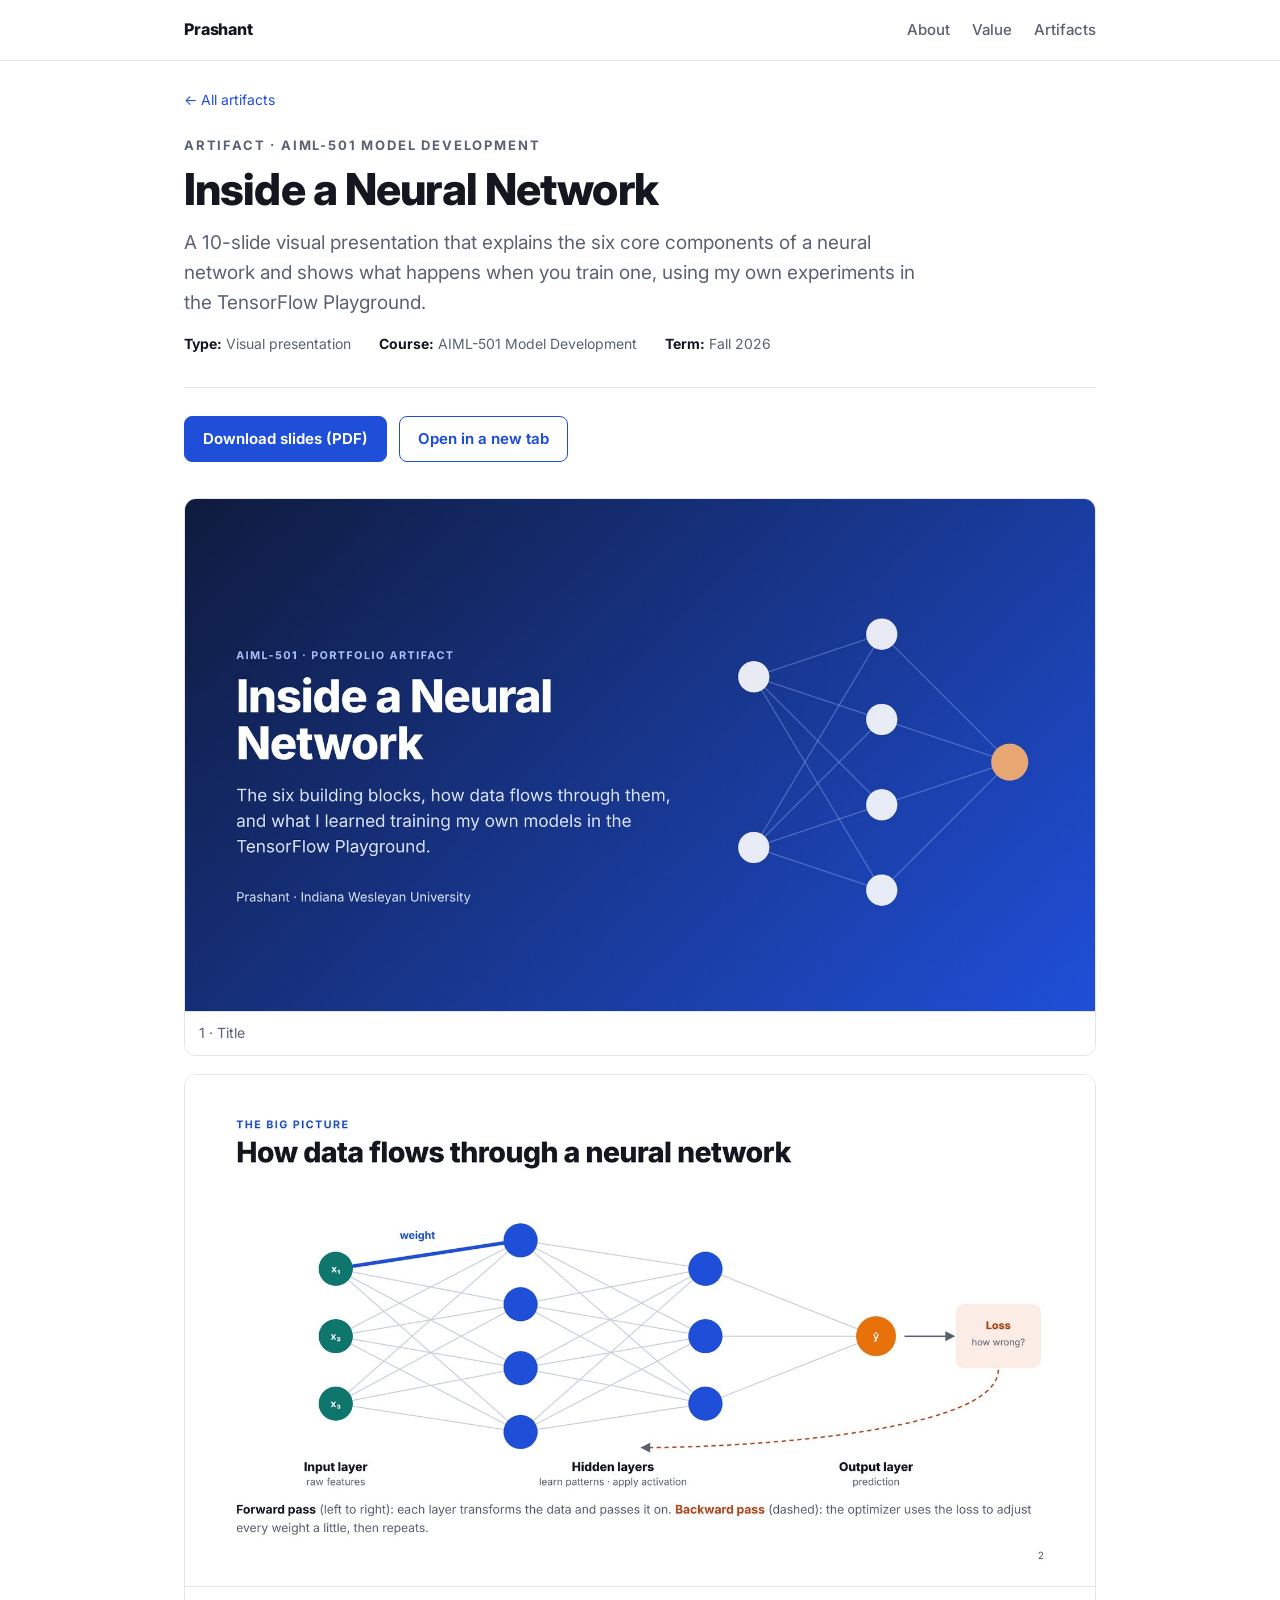
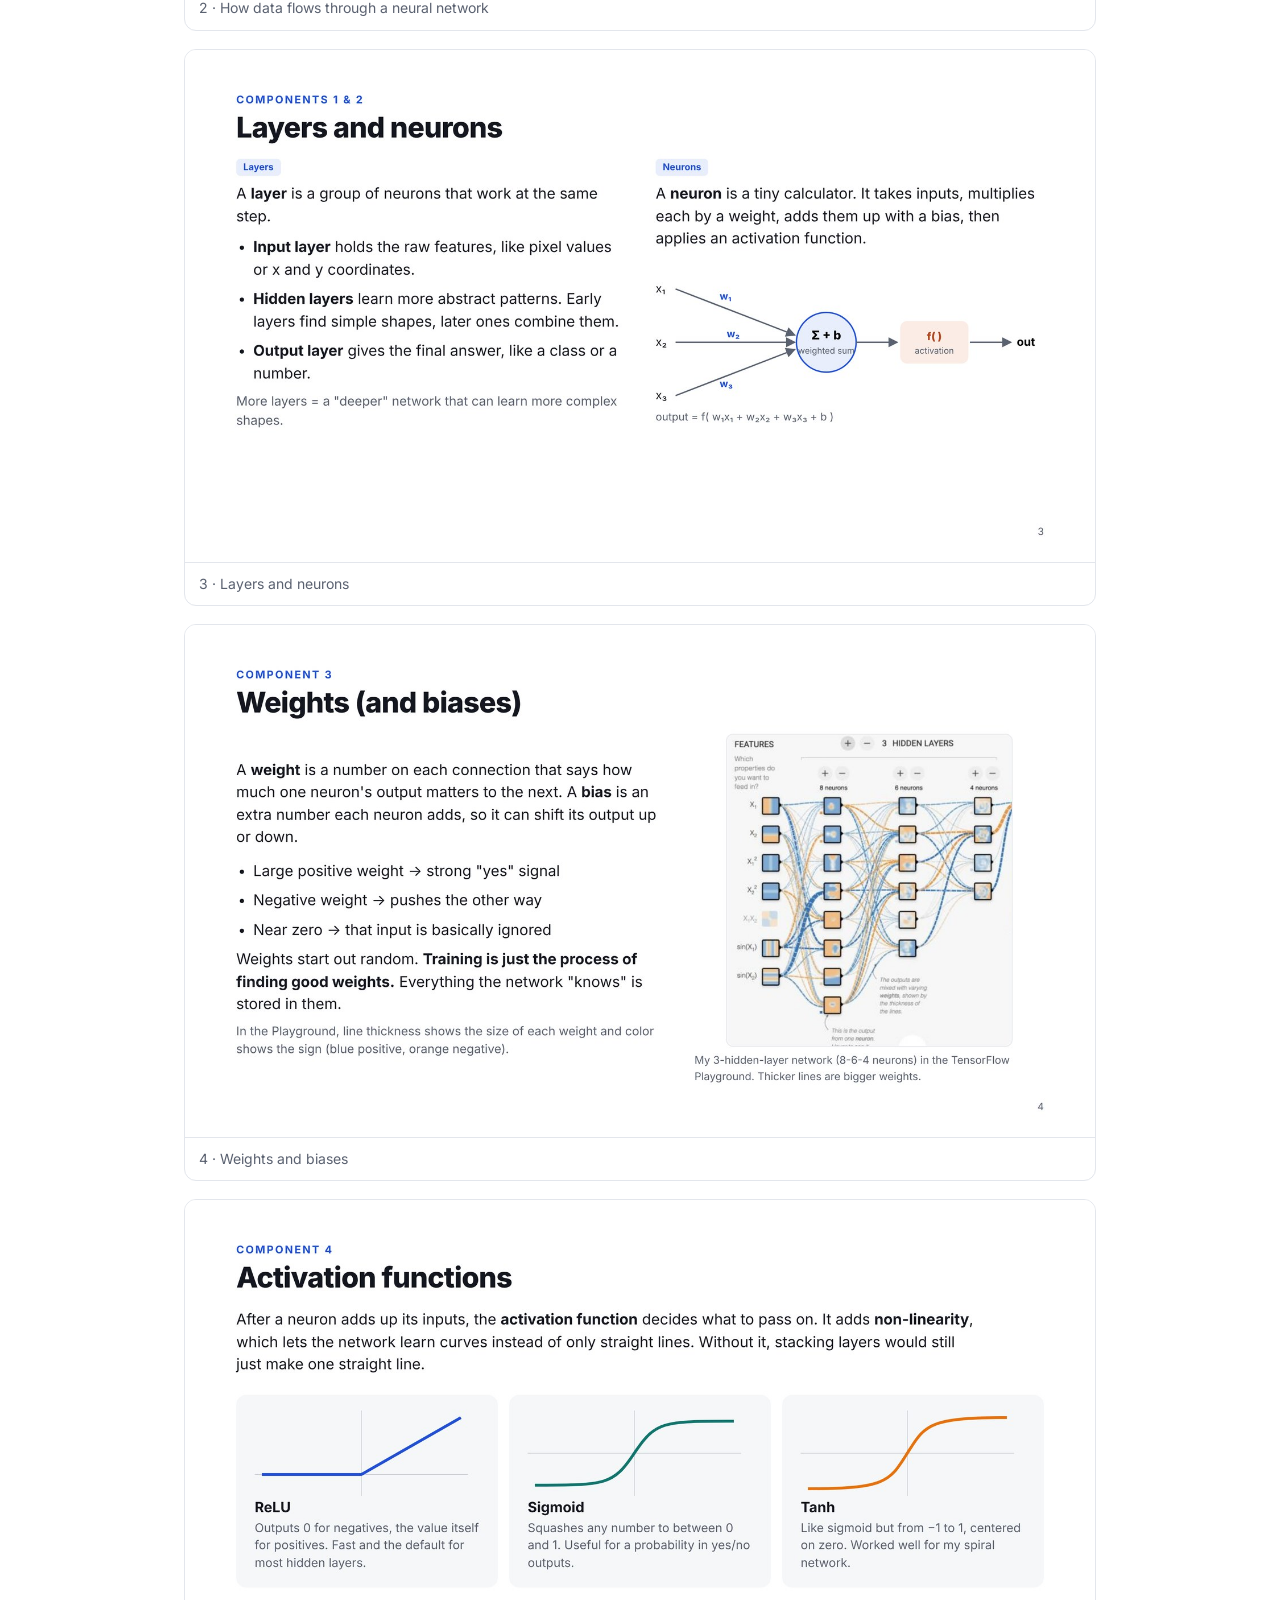
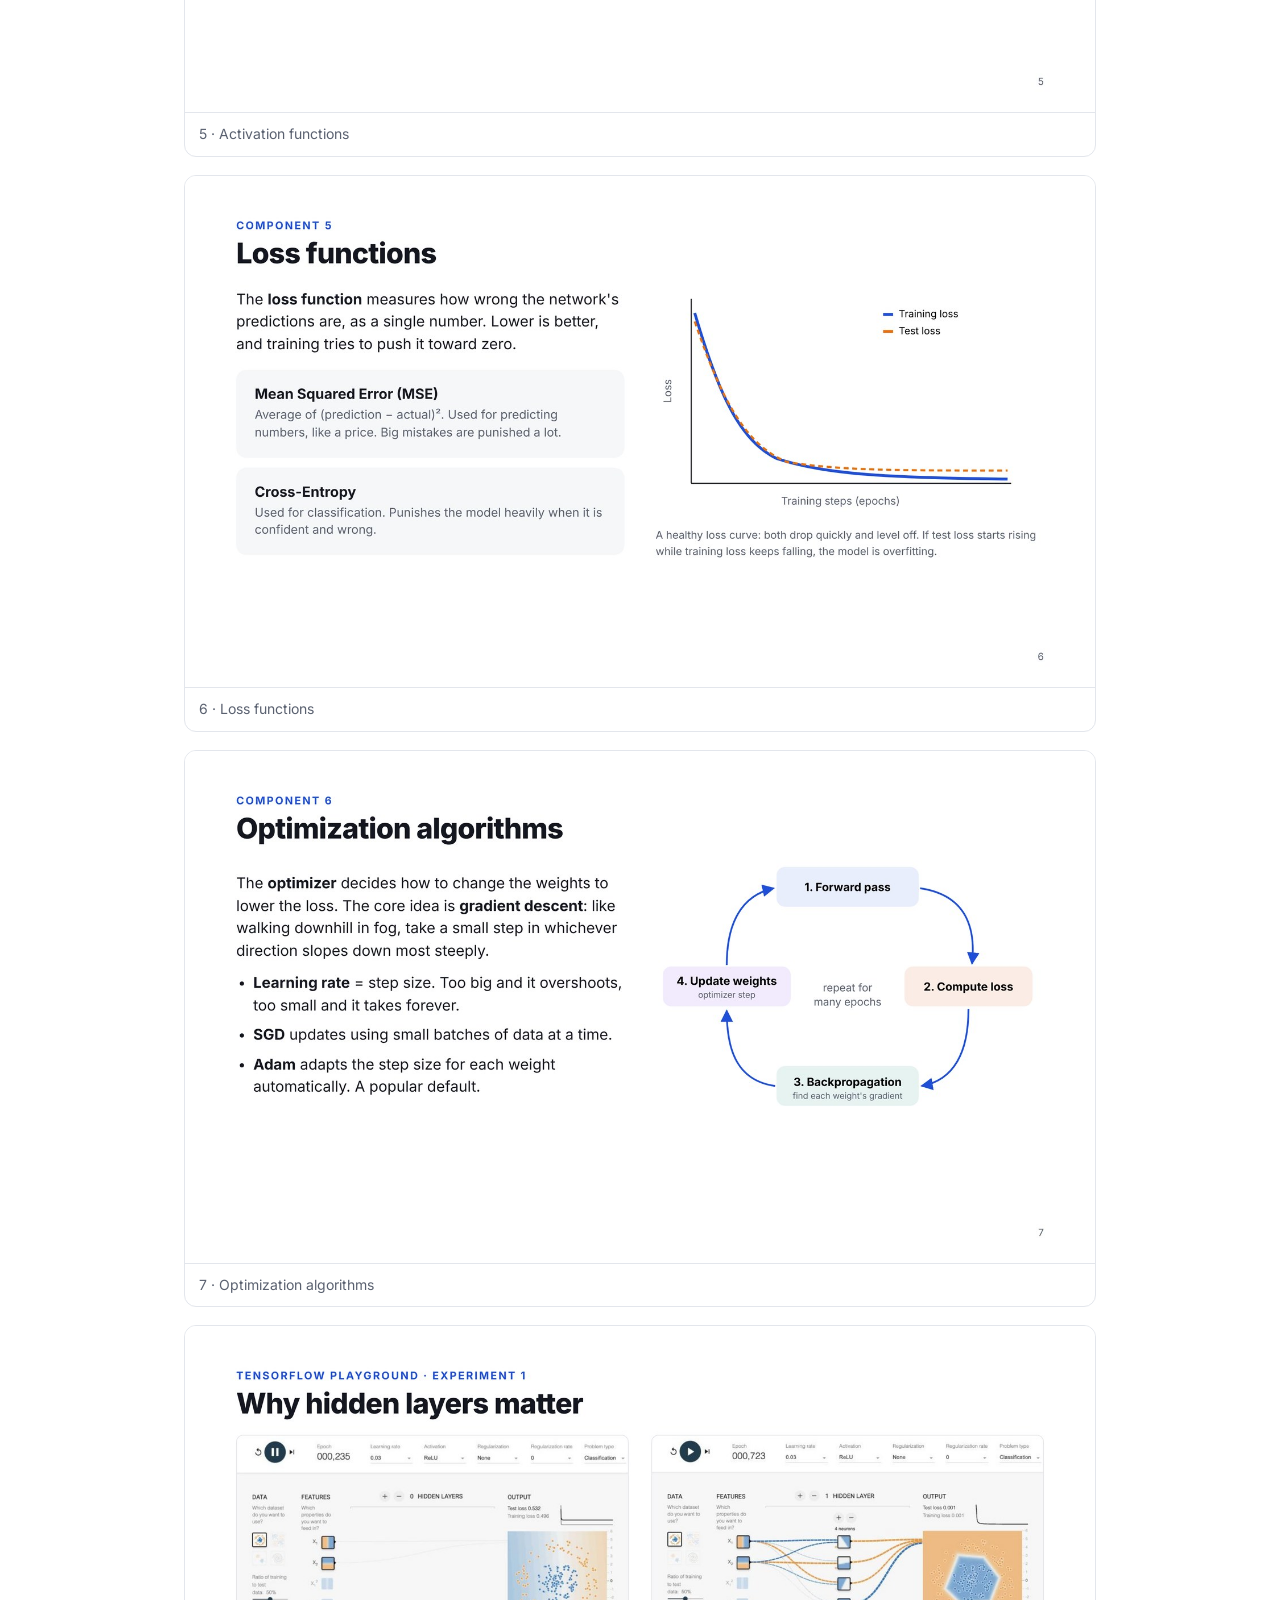
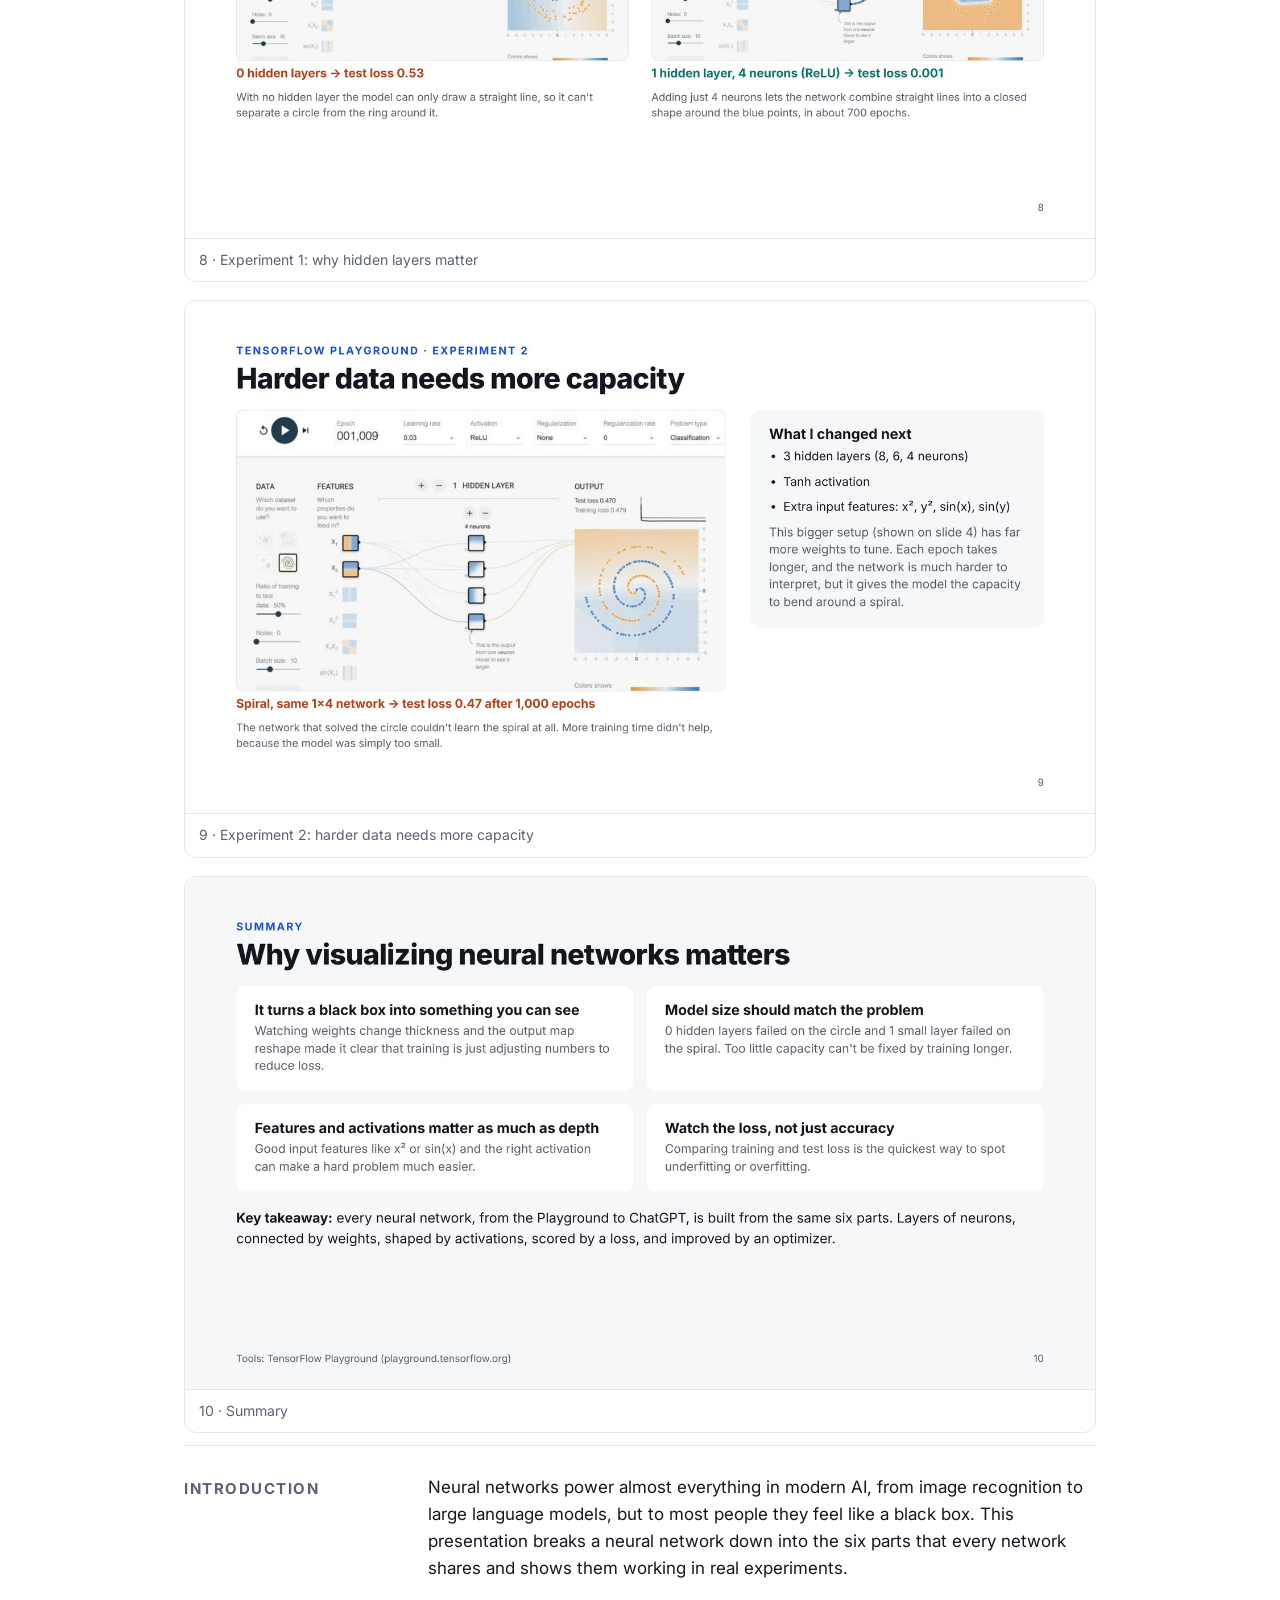
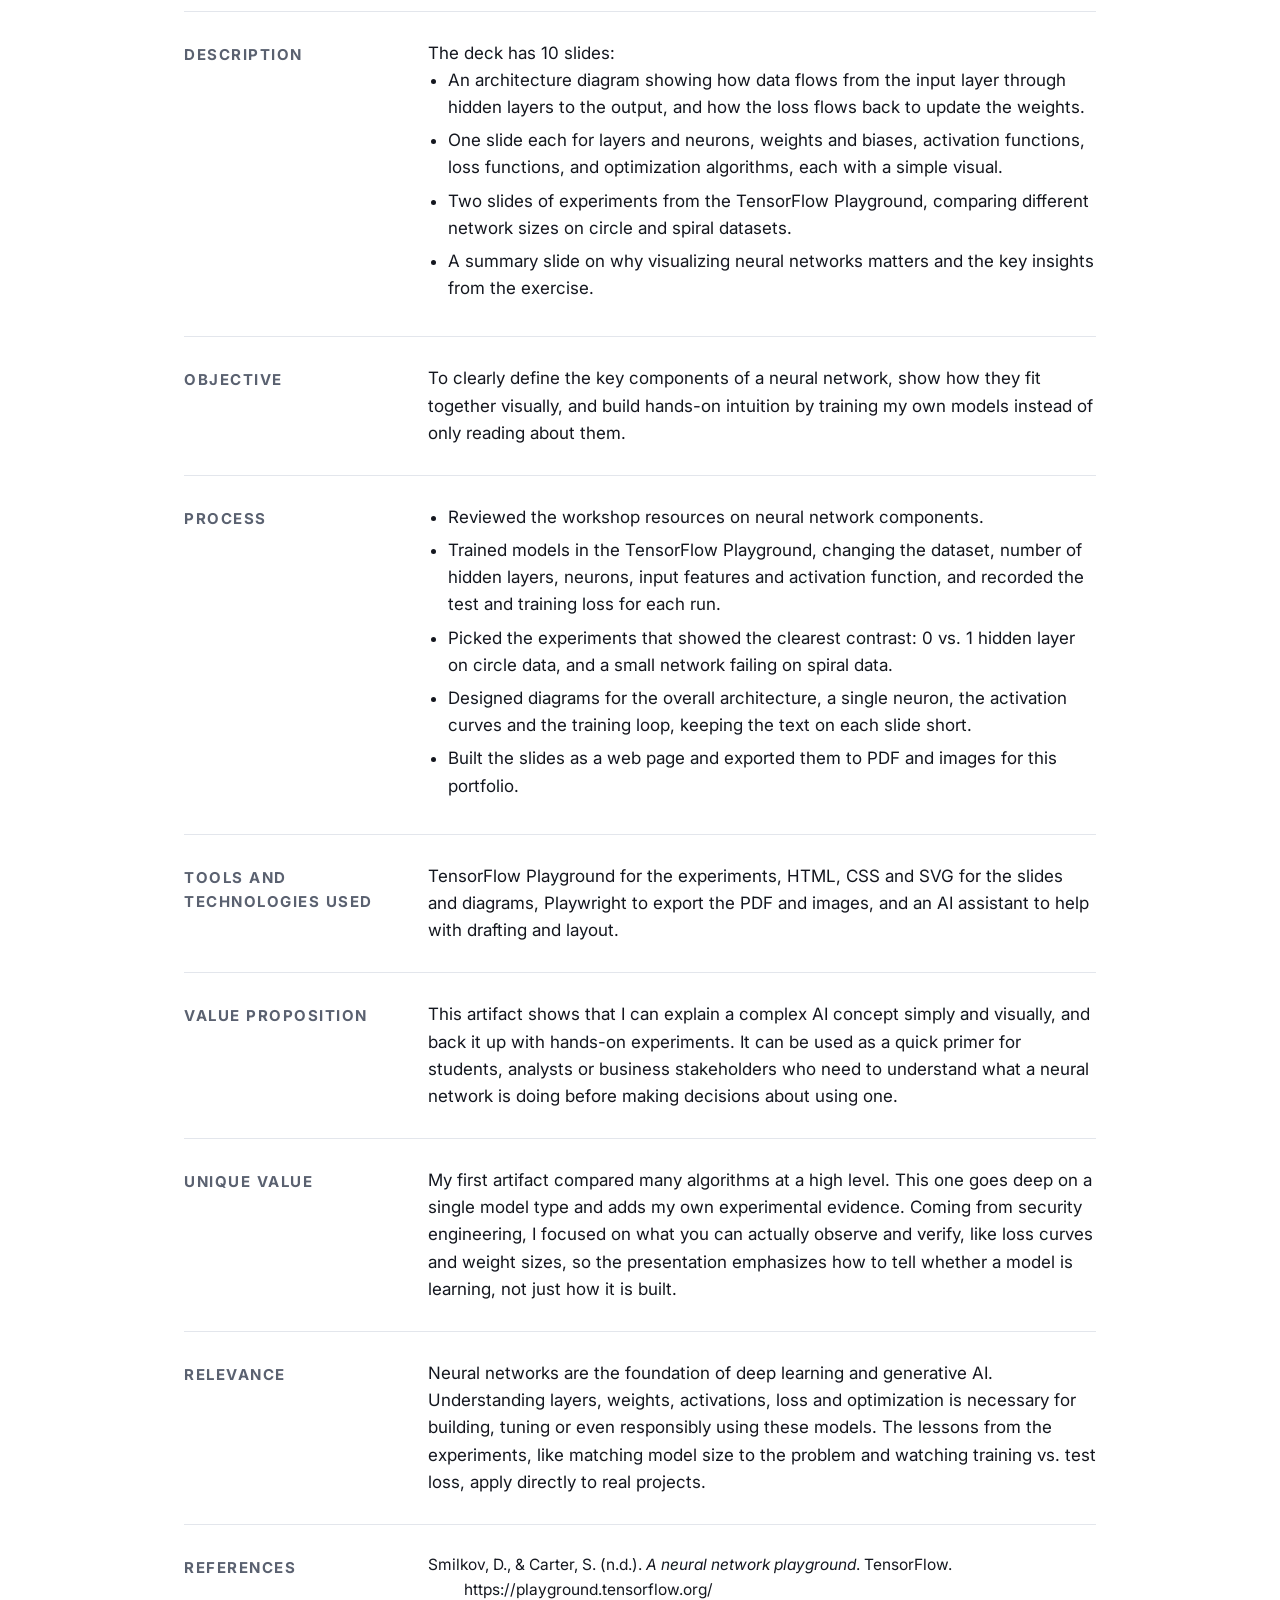
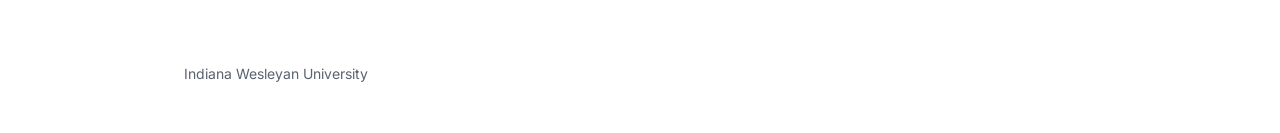
<file: artifacts/neural-network-components.html>
<!DOCTYPE html>
<html lang="en">
<head>
<meta charset="utf-8">
<meta name="viewport" content="width=device-width, initial-scale=1">
<title>Inside a Neural Network | Prashant</title>
<meta name="description" content="A visual presentation explaining layers, neurons, weights, activation functions, loss functions and optimization algorithms, with TensorFlow Playground experiments.">
<link rel="preconnect" href="https://fonts.googleapis.com">
<link href="https://fonts.googleapis.com/css2?family=Inter:wght@400;500;600;700;800&display=swap" rel="stylesheet">
<link rel="stylesheet" href="../assets/style.css">
<style>
  .slides{display:grid;gap:18px;margin:36px 0 12px}
  .slides figure{border:1px solid var(--line);border-radius:12px;overflow:hidden;background:#fff}
  .slides img{width:100%;display:block}
  .slides figcaption{font-size:14px;color:var(--muted);padding:10px 14px;border-top:1px solid var(--line)}
</style>
</head>
<body>

<nav><div class="wrap">
  <a class="brand" href="../index.html">Prashant</a>
  <ul><li><a href="../index.html#about">About</a></li><li><a href="../index.html#value">Value</a></li><li><a href="../index.html#artifacts">Artifacts</a></li></ul>
</div></nav>

<div class="wrap">
  <p class="crumb"><a href="../index.html#artifacts">← All artifacts</a></p>

  <div class="art-head">
    <div class="kicker">Artifact · AIML-501 Model Development</div>
    <h1>Inside a Neural Network</h1>
    <p style="font-size:19px;color:var(--muted);max-width:760px">A 10-slide visual presentation that explains the six core components of a neural network and shows what happens when you train one, using my own experiments in the TensorFlow Playground.</p>
    <div class="facts"><span><b>Type:</b> Visual presentation</span><span><b>Course:</b> AIML-501 Model Development</span><span><b>Term:</b> Fall 2026</span></div>
  </div>

  <div class="actions" style="margin-top:28px">
    <a class="btn primary" href="../assets/neural-network-components.pdf" download>Download slides (PDF)</a>
    <a class="btn" href="../assets/neural-network-components.pdf" target="_blank" rel="noopener">Open in a new tab</a>
  </div>

  <div class="slides">
    <figure><img src="../assets/nn-slides/slide-01.jpg" alt="Title slide: Inside a Neural Network" loading="lazy"><figcaption>1 · Title</figcaption></figure>
    <figure><img src="../assets/nn-slides/slide-02.jpg" alt="Diagram of data flowing from input layer through hidden layers to output and loss" loading="lazy"><figcaption>2 · How data flows through a neural network</figcaption></figure>
    <figure><img src="../assets/nn-slides/slide-03.jpg" alt="Layers and neurons explained with a single-neuron diagram" loading="lazy"><figcaption>3 · Layers and neurons</figcaption></figure>
    <figure><img src="../assets/nn-slides/slide-04.jpg" alt="Weights and biases with a Playground screenshot of a 3-layer network" loading="lazy"><figcaption>4 · Weights and biases</figcaption></figure>
    <figure><img src="../assets/nn-slides/slide-05.jpg" alt="ReLU, sigmoid and tanh activation functions" loading="lazy"><figcaption>5 · Activation functions</figcaption></figure>
    <figure><img src="../assets/nn-slides/slide-06.jpg" alt="Loss functions and a training loss curve" loading="lazy"><figcaption>6 · Loss functions</figcaption></figure>
    <figure><img src="../assets/nn-slides/slide-07.jpg" alt="Optimization algorithms and the training loop" loading="lazy"><figcaption>7 · Optimization algorithms</figcaption></figure>
    <figure><img src="../assets/nn-slides/slide-08.jpg" alt="Playground experiment comparing zero and one hidden layers on circle data" loading="lazy"><figcaption>8 · Experiment 1: why hidden layers matter</figcaption></figure>
    <figure><img src="../assets/nn-slides/slide-09.jpg" alt="Playground experiment with spiral data and a small network" loading="lazy"><figcaption>9 · Experiment 2: harder data needs more capacity</figcaption></figure>
    <figure><img src="../assets/nn-slides/slide-10.jpg" alt="Summary slide on why visualizing neural networks matters" loading="lazy"><figcaption>10 · Summary</figcaption></figure>
  </div>

  <div class="field"><h2>Introduction</h2><div>
    <p>Neural networks power almost everything in modern AI, from image recognition to large language models, but to most people they feel like a black box. This presentation breaks a neural network down into the six parts that every network shares and shows them working in real experiments.</p>
  </div></div>

  <div class="field"><h2>Description</h2><div>
    <p>The deck has 10 slides:</p>
    <ul>
      <li>An architecture diagram showing how data flows from the input layer through hidden layers to the output, and how the loss flows back to update the weights.</li>
      <li>One slide each for layers and neurons, weights and biases, activation functions, loss functions, and optimization algorithms, each with a simple visual.</li>
      <li>Two slides of experiments from the TensorFlow Playground, comparing different network sizes on circle and spiral datasets.</li>
      <li>A summary slide on why visualizing neural networks matters and the key insights from the exercise.</li>
    </ul>
  </div></div>

  <div class="field"><h2>Objective</h2><div>
    <p>To clearly define the key components of a neural network, show how they fit together visually, and build hands-on intuition by training my own models instead of only reading about them.</p>
  </div></div>

  <div class="field"><h2>Process</h2><div>
    <ul>
      <li>Reviewed the workshop resources on neural network components.</li>
      <li>Trained models in the TensorFlow Playground, changing the dataset, number of hidden layers, neurons, input features and activation function, and recorded the test and training loss for each run.</li>
      <li>Picked the experiments that showed the clearest contrast: 0 vs. 1 hidden layer on circle data, and a small network failing on spiral data.</li>
      <li>Designed diagrams for the overall architecture, a single neuron, the activation curves and the training loop, keeping the text on each slide short.</li>
      <li>Built the slides as a web page and exported them to PDF and images for this portfolio.</li>
    </ul>
  </div></div>

  <div class="field"><h2>Tools and Technologies Used</h2><div>
    <p>TensorFlow Playground for the experiments, HTML, CSS and SVG for the slides and diagrams, Playwright to export the PDF and images, and an AI assistant to help with drafting and layout.</p>
  </div></div>

  <div class="field"><h2>Value Proposition</h2><div>
    <p>This artifact shows that I can explain a complex AI concept simply and visually, and back it up with hands-on experiments. It can be used as a quick primer for students, analysts or business stakeholders who need to understand what a neural network is doing before making decisions about using one.</p>
  </div></div>

  <div class="field"><h2>Unique Value</h2><div>
    <p>My first artifact compared many algorithms at a high level. This one goes deep on a single model type and adds my own experimental evidence. Coming from security engineering, I focused on what you can actually observe and verify, like loss curves and weight sizes, so the presentation emphasizes how to tell whether a model is learning, not just how it is built.</p>
  </div></div>

  <div class="field"><h2>Relevance</h2><div>
    <p>Neural networks are the foundation of deep learning and generative AI. Understanding layers, weights, activations, loss and optimization is necessary for building, tuning or even responsibly using these models. The lessons from the experiments, like matching model size to the problem and watching training vs. test loss, apply directly to real projects.</p>
  </div></div>

  <div class="field refs"><h2>References</h2><div>
    <p>Smilkov, D., &amp; Carter, S. (n.d.). <i>A neural network playground</i>. TensorFlow. https://playground.tensorflow.org/</p>
  </div></div>
</div>

<footer><div class="wrap">Indiana Wesleyan University</div></footer>
</body>
</html>
</file>
<file: assets/style.css>
:root{
  --ink:#14171f; --muted:#5a6170; --line:#e3e6ec; --paper:#ffffff; --bg:#f6f7f9;
  --accent:#1f4fd8; --accent-soft:#e8eefc;
}
*{box-sizing:border-box;margin:0;padding:0}
html{-webkit-text-size-adjust:100%}
body{font-family:Inter,system-ui,-apple-system,"Segoe UI",Arial,sans-serif;background:var(--paper);color:var(--ink);line-height:1.6;-webkit-font-smoothing:antialiased}
a{color:var(--accent);text-decoration:none}
a:hover{text-decoration:underline}
.wrap{max-width:960px;margin:0 auto;padding:0 24px}

nav{border-bottom:1px solid var(--line);background:#fff;position:sticky;top:0;z-index:10}
nav .wrap{display:flex;justify-content:space-between;align-items:center;height:60px}
nav .brand{font-weight:800;color:var(--ink);letter-spacing:-.01em}
nav ul{display:flex;gap:22px;list-style:none;font-size:15px}
nav ul a{color:var(--muted);font-weight:500}

.hero{padding:72px 0 48px;border-bottom:1px solid var(--line)}
.kicker{font-size:13px;letter-spacing:.14em;text-transform:uppercase;color:var(--muted);font-weight:700}
.hero h1{font-size:52px;line-height:1.05;font-weight:800;letter-spacing:-.025em;margin:12px 0 16px}
.hero p.lead{font-size:20px;color:var(--muted);max-width:720px}
.tags{display:flex;flex-wrap:wrap;gap:8px;margin-top:24px}
.tags span{font-size:13px;font-weight:600;padding:6px 12px;border-radius:999px;background:var(--bg);color:var(--ink)}

section{padding:56px 0;border-bottom:1px solid var(--line)}
section h2{font-size:30px;font-weight:800;letter-spacing:-.015em;margin-bottom:18px}
section p{font-size:17px;margin-bottom:14px;max-width:760px}
.vp{background:var(--accent-soft);border-left:5px solid var(--accent);border-radius:10px;padding:24px 28px;font-size:19px;line-height:1.55;max-width:820px}
.pillars{display:grid;grid-template-columns:repeat(3,1fr);gap:16px;margin-top:22px}
.pillar{background:var(--bg);border-radius:10px;padding:18px 20px}
.pillar h3{font-size:16px;font-weight:750;margin-bottom:6px}
.pillar p{font-size:15px;color:var(--muted);margin:0}

.cards{display:grid;grid-template-columns:repeat(2,1fr);gap:20px;margin-top:8px}
.card{border:1px solid var(--line);border-radius:12px;overflow:hidden;display:flex;flex-direction:column;color:var(--ink)}
.card:hover{text-decoration:none;border-color:#c9cfdb;box-shadow:0 4px 18px rgba(20,23,31,.06)}
.card img{width:100%;height:220px;object-fit:cover;object-position:top;border-bottom:1px solid var(--line)}
.card .body{padding:18px 20px}
.card .meta{font-size:12px;letter-spacing:.1em;text-transform:uppercase;color:var(--muted);font-weight:700}
.card h3{font-size:20px;font-weight:750;margin:4px 0 6px}
.card p{font-size:15px;color:var(--muted);margin:0}
.card.soon{border-style:dashed;justify-content:center;align-items:center;min-height:200px;color:var(--muted);font-size:15px;text-align:center;padding:20px}

footer{padding:32px 0 48px;font-size:14px;color:var(--muted)}

/* artifact page */
.crumb{font-size:14px;margin:28px 0 0}
.art-head{padding:24px 0 32px;border-bottom:1px solid var(--line)}
.art-head h1{font-size:44px;line-height:1.08;font-weight:800;letter-spacing:-.02em;margin:10px 0 14px}
.facts{display:flex;flex-wrap:wrap;gap:10px 28px;font-size:14px;color:var(--muted);margin-top:14px}
.facts b{color:var(--ink)}
.figure{margin:36px 0 12px;border:1px solid var(--line);border-radius:12px;overflow:hidden}
.figure img{width:100%;display:block}
.actions{display:flex;gap:12px;flex-wrap:wrap;margin-bottom:8px}
.btn{display:inline-block;font-size:15px;font-weight:650;padding:10px 18px;border-radius:8px;border:1.5px solid var(--accent);color:var(--accent)}
.btn.primary{background:var(--accent);color:#fff}
.btn:hover{text-decoration:none;opacity:.9}
.field{padding:28px 0;border-top:1px solid var(--line);display:grid;grid-template-columns:220px 1fr;gap:24px}
.field h2{font-size:15px;letter-spacing:.1em;text-transform:uppercase;color:var(--muted);font-weight:700;margin:3px 0 0}
.field p,.field li{font-size:17px;max-width:none}
.field ul{padding-left:20px}
.field li{margin-bottom:6px}
.refs p{padding-left:36px;text-indent:-36px;font-size:15.5px}

@media (max-width:760px){
  .hero h1{font-size:38px}
  .art-head h1{font-size:32px}
  .pillars,.cards{grid-template-columns:1fr}
  .field{grid-template-columns:1fr;gap:8px}
  nav ul{gap:14px;font-size:14px}
}
</file>
